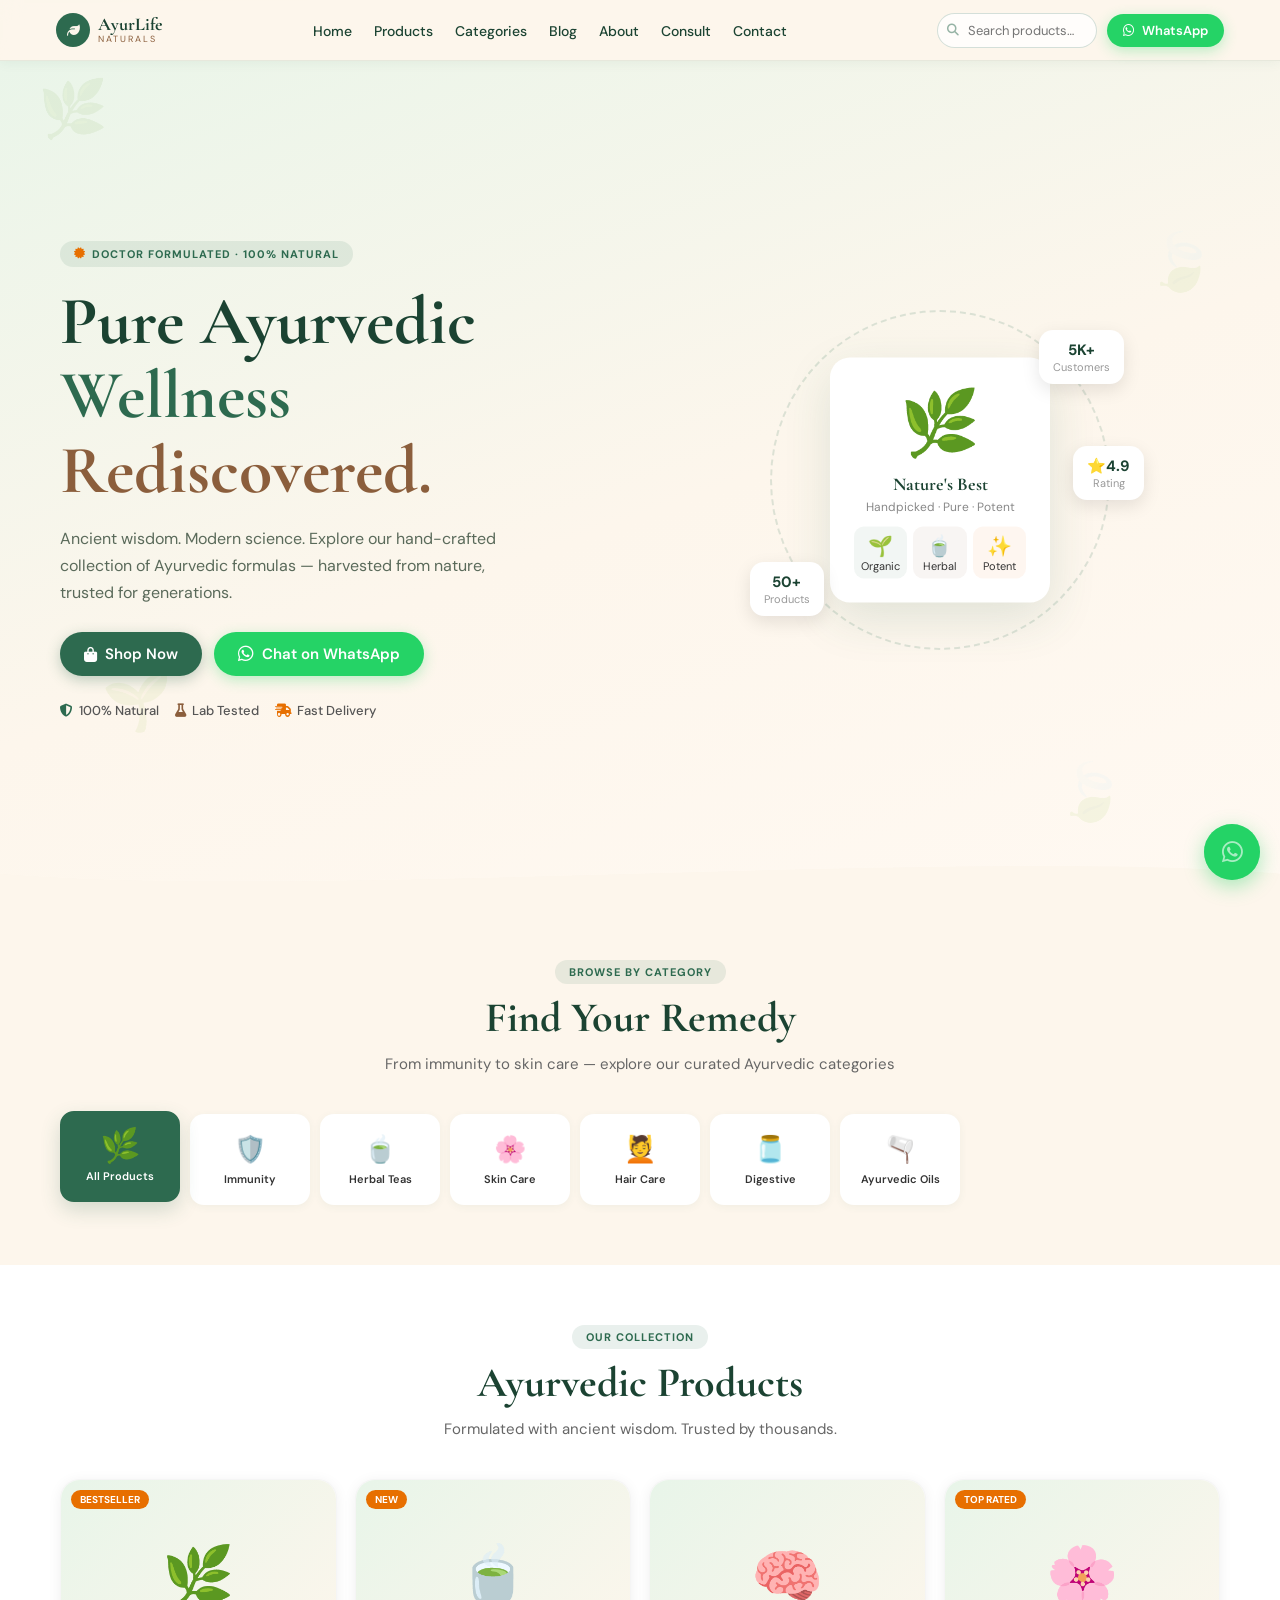
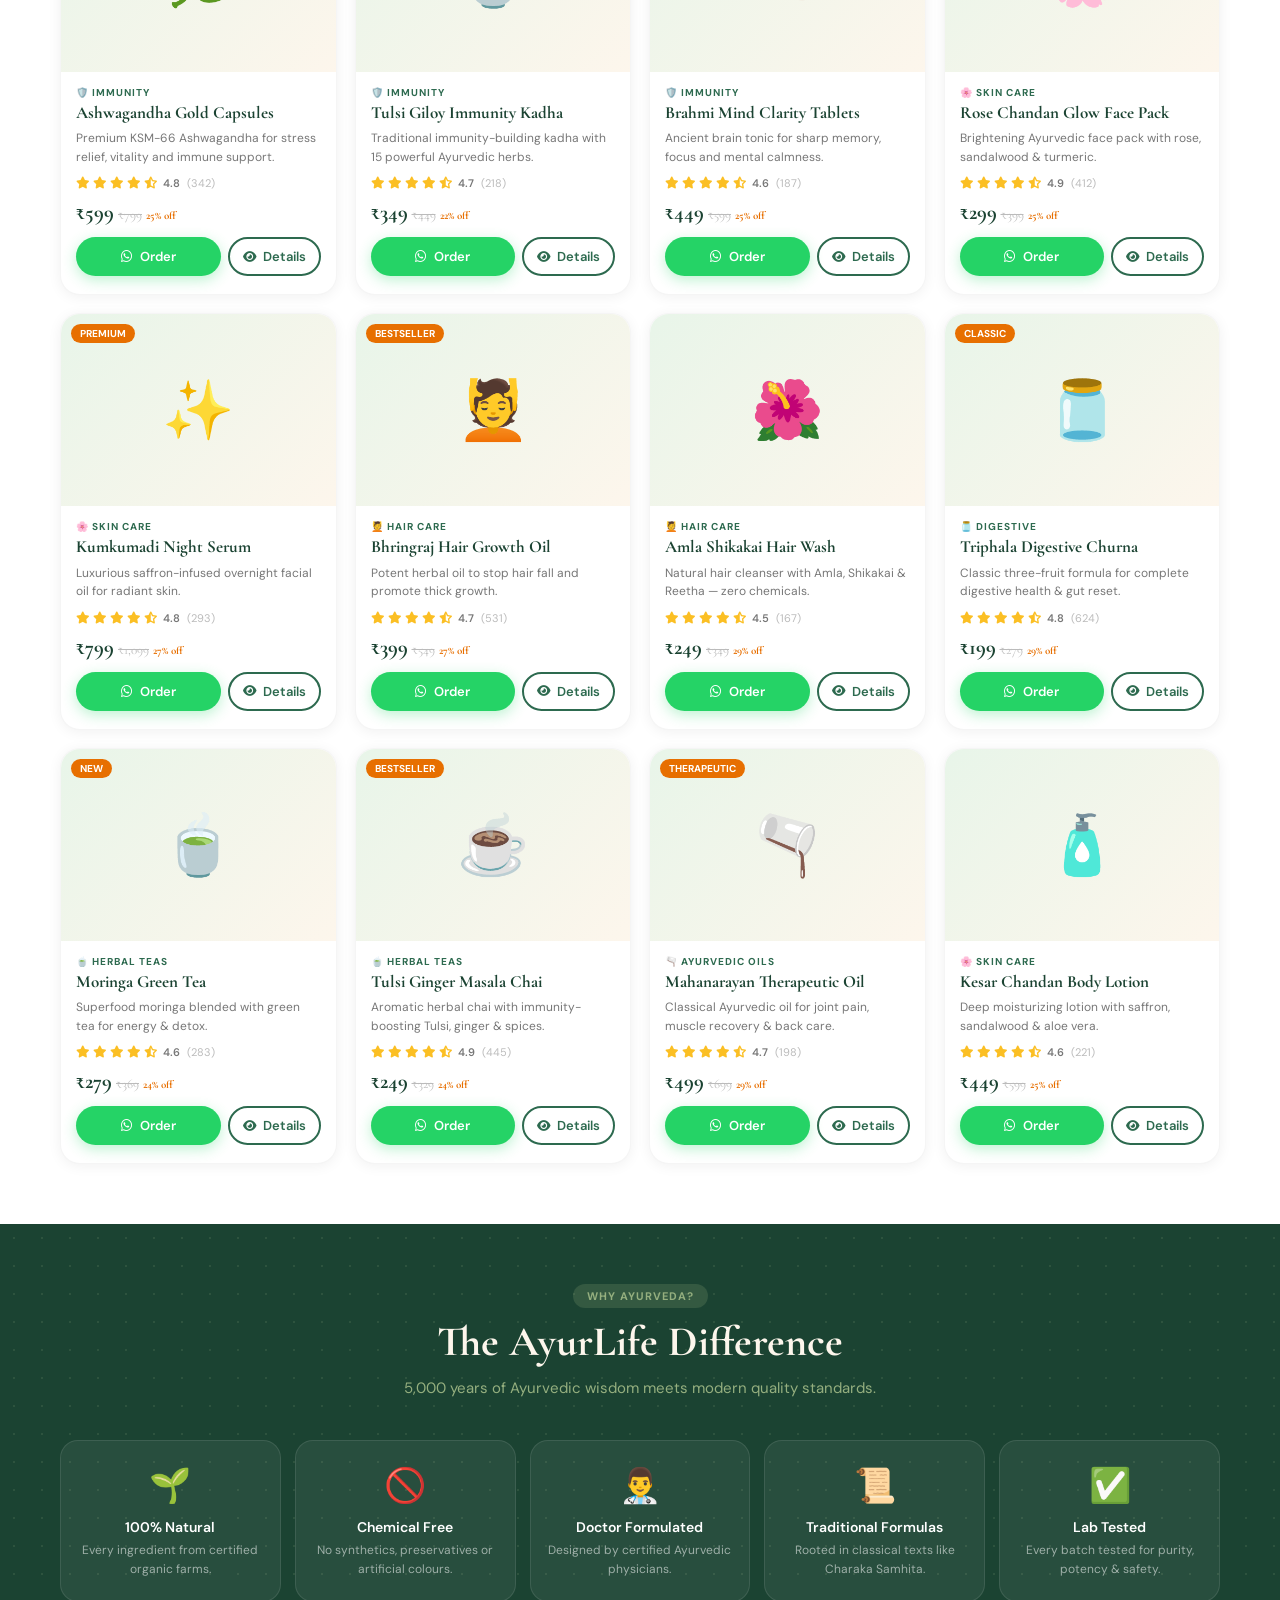
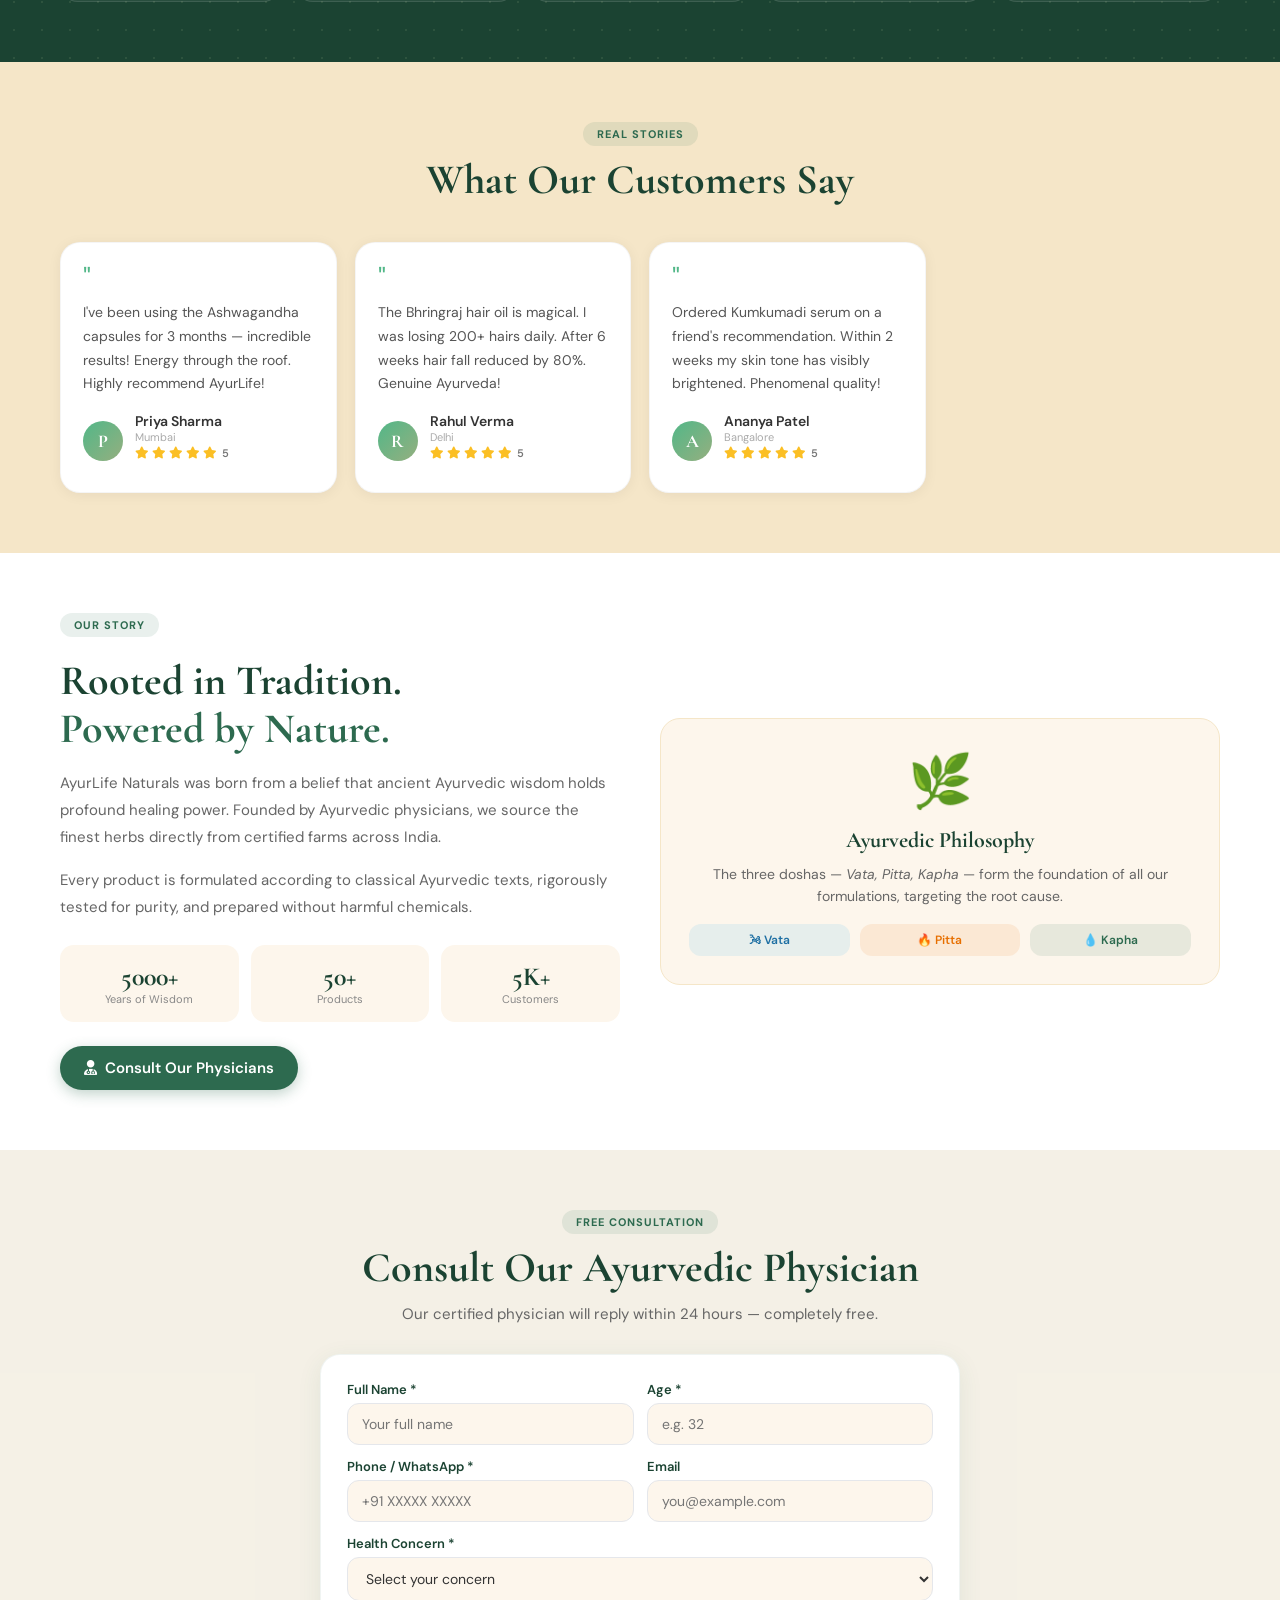
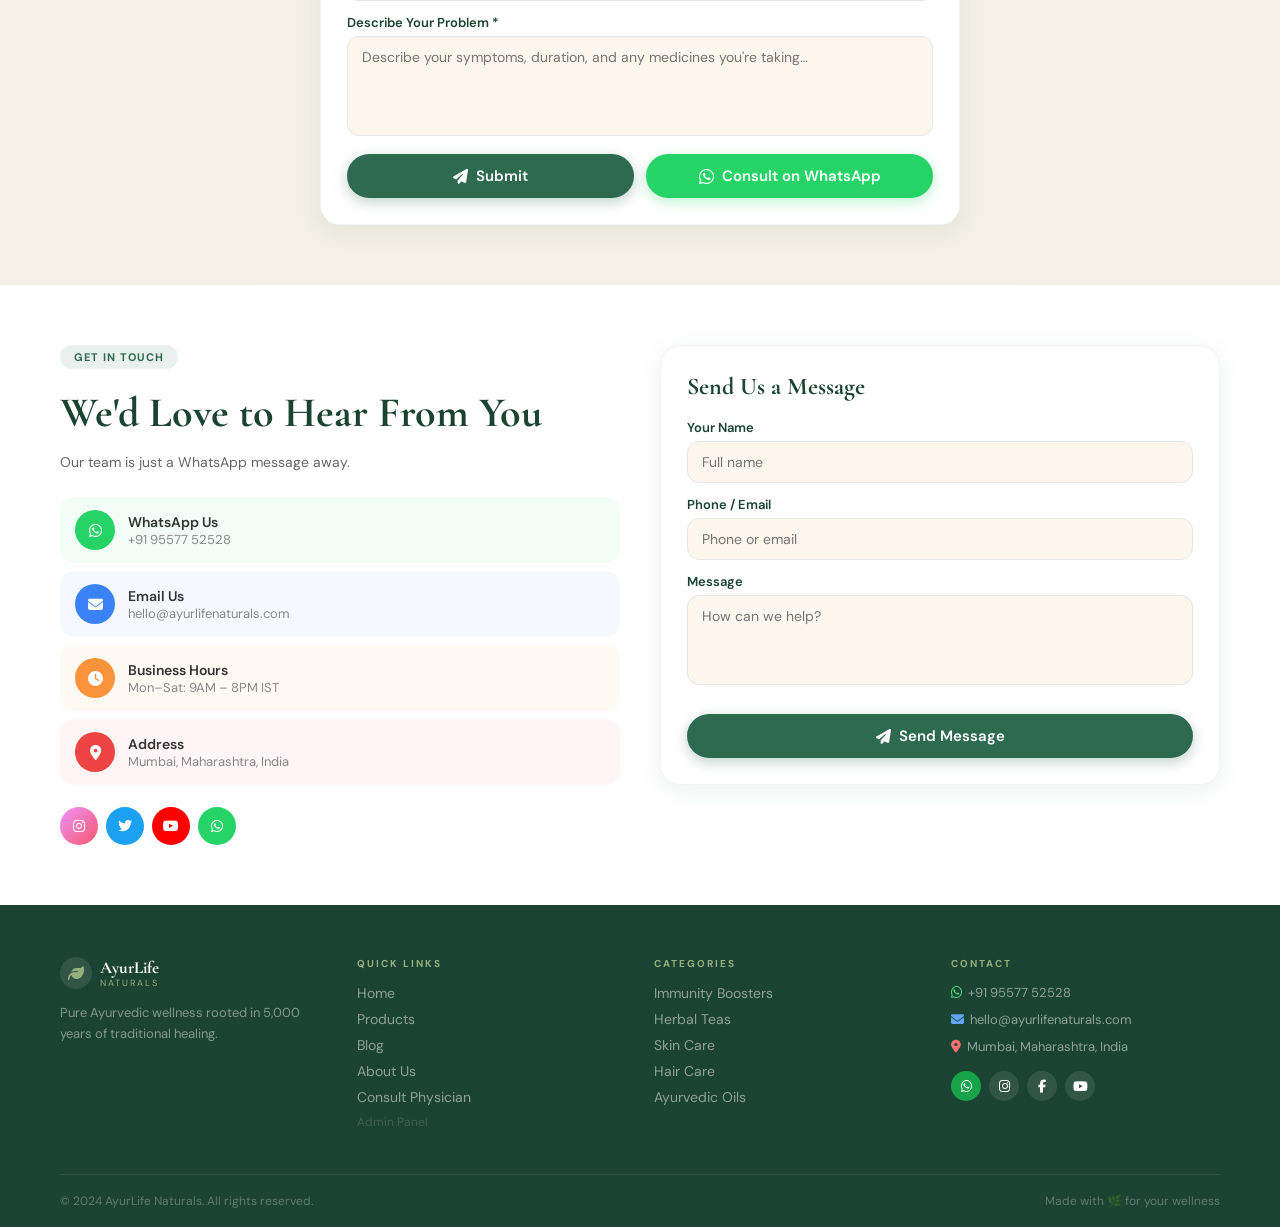
<file: index.html>
<!DOCTYPE html>
<html lang="en">
<head>
<meta charset="UTF-8"/>
<meta name="viewport" content="width=device-width, initial-scale=1.0"/>
<title>AyurLife Naturals – Pure Ayurvedic Wellness</title>
<meta name="description" content="AyurLife Naturals – 100% authentic Ayurvedic products. Order on WhatsApp."/>
<meta name="theme-color" content="#2d6a4f"/>
<link rel="manifest" href="manifest.json"/>
<link rel="preconnect" href="https://fonts.googleapis.com"/>
<link rel="preconnect" href="https://fonts.gstatic.com" crossorigin/>
<link href="https://fonts.googleapis.com/css2?family=Cormorant+Garamond:ital,wght@0,400;0,600;0,700;1,400&family=DM+Sans:wght@300;400;500;600&display=swap" rel="stylesheet"/>
<link rel="stylesheet" href="https://cdnjs.cloudflare.com/ajax/libs/font-awesome/6.5.0/css/all.min.css"/>

<!-- =====================================================
  ✏️  EDIT KARO — APNA DATA YAHAN SET KARO
  Bas yeh section change karo, baki sab automatic hoga
====================================================== -->
<script>
var CFG = {
  /* --- BRAND --- */
  siteName:    "AyurLife Naturals",
  brandShort:  "AyurLife",
  tagline:     "NATURALS",

  /* --- HERO --- */
  heroLine:    "Wellness",         // "Pure Ayurvedic [YAHAN]"
  heroSub:     "Ancient wisdom. Modern science. Explore our hand-crafted collection of Ayurvedic formulas — harvested from nature, trusted for generations.",

  /* ━━━━━━━━━━━━━━━━━━━━━━━━━━━━━━━━━━━━━━━━━━━━━━━━━━━
     📱 WHATSAPP NUMBER — APNA NUMBER YAHAN LAGAO
     Format: 91 + 10 digit number (no spaces, no +)
     Example: 919876543210
  ━━━━━━━━━━━━━━━━━━━━━━━━━━━━━━━━━━━━━━━━━━━━━━━━━━━ */
  whatsapp:    "919557752528",

  /* --- CONTACT --- */
  phoneShow:   "+91 95577 52528",
  email:       "hello@ayurlifenaturals.com",
  hours:       "Mon–Sat: 9AM – 8PM IST",
  address:     "Mumbai, Maharashtra, India",

  /* --- SOCIAL (raho # agar link nahi hai) --- */
  instagram:   "#",
  facebook:    "#",
  youtube:     "#",
  twitter:     "#",

  /* --- FOOTER --- */
  copy:    "© 2024 AyurLife Naturals. All rights reserved.",
  footTag: "Made with 🌿 for your wellness",
};

/* =====================================================
   🛒 PRODUCTS — Add / Edit / Remove products yahan
   cat values: immunity | tea | skin | hair | digestive | oils
====================================================== */
var PRODS = [
  { id:"p1",  name:"Ashwagandha Gold Capsules",   price:599,  mrp:799,  cat:"immunity",  badge:"Bestseller",
    e:"🌿", desc:"Premium KSM-66 Ashwagandha for stress relief, vitality and immune support.",
    full:"Certified organic KSM-66 Ashwagandha root extract — clinically proven to reduce cortisol, enhance energy, and strengthen immunity.",
    ingr:["KSM-66 Ashwagandha 600mg","Shilajit extract","Black pepper","Organic ghee"],
    ben:["Reduces stress & anxiety by 44%","Boosts vitality & testosterone","Strengthens immune system","Improves sleep quality","Enhances mental clarity"],
    use:"Take 1–2 capsules daily with warm milk after meals.", rating:4.8, rev:342 },

  { id:"p2",  name:"Tulsi Giloy Immunity Kadha",  price:349,  mrp:449,  cat:"immunity",  badge:"New",
    e:"🍵", desc:"Traditional immunity-building kadha with 15 powerful Ayurvedic herbs.",
    full:"Slow-simmered for maximum potency using the traditional kadha method.",
    ingr:["Tulsi (Holy Basil)","Giloy stem","Mulethi","Ginger","Black pepper","Cinnamon"],
    ben:["Strengthens natural immunity","Anti-viral & anti-bacterial","Relieves cold & cough","Detoxifies blood"],
    use:"Mix 20ml in warm water and drink twice daily.", rating:4.7, rev:218 },

  { id:"p3",  name:"Brahmi Mind Clarity Tablets",  price:449,  mrp:599,  cat:"immunity",  badge:null,
    e:"🧠", desc:"Ancient brain tonic for sharp memory, focus and mental calmness.",
    full:"Brahmi (Bacopa monnieri) — the ultimate brain herb revered for 3,000 years.",
    ingr:["Brahmi extract 400mg","Shankhpushpi","Jatamansi","Vacha"],
    ben:["Improves memory & learning","Reduces brain fog","Calms anxiety naturally","Enhances concentration"],
    use:"Take 1 tablet twice daily with lukewarm water.", rating:4.6, rev:187 },

  { id:"p4",  name:"Rose Chandan Glow Face Pack",  price:299,  mrp:399,  cat:"skin",      badge:"Top Rated",
    e:"🌸", desc:"Brightening Ayurvedic face pack with rose, sandalwood & turmeric.",
    full:"A luxurious blend of rose petals, pure sandalwood, Kashmiri saffron and turmeric.",
    ingr:["Rose petal powder","Chandan (Sandalwood)","Turmeric","Kashmiri saffron","Multani mitti","Neem"],
    ben:["Brightens skin tone","Reduces dark spots","Deep cleanses pores","Natural glow"],
    use:"Mix with rose water, apply 15 mins, wash. Use 2–3x weekly.", rating:4.9, rev:412 },

  { id:"p5",  name:"Kumkumadi Night Serum",        price:799,  mrp:1099, cat:"skin",      badge:"Premium",
    e:"✨", desc:"Luxurious saffron-infused overnight facial oil for radiant skin.",
    full:"Kumkumadi Tailam — one of Ayurveda's most prized formulations — infused with 26 herbs and precious saffron.",
    ingr:["Kashmiri saffron","Lotus extract","Sandalwood oil","Vetiver","Licorice root","Sesame oil base"],
    ben:["Fades dark spots overnight","Intense skin brightening","Anti-ageing care","Deep nourishment"],
    use:"Apply 4–5 drops on clean face at night. Massage in upward circles.", rating:4.8, rev:293 },

  { id:"p6",  name:"Bhringraj Hair Growth Oil",    price:399,  mrp:549,  cat:"hair",      badge:"Bestseller",
    e:"💆", desc:"Potent herbal oil to stop hair fall and promote thick growth.",
    full:"Bhringraj, the King of Herbs for hair, combined with Amla, Brahmi in traditional cold-press formula.",
    ingr:["Bhringraj extract","Amla (Indian Gooseberry)","Brahmi","Methi seeds","Hibiscus flowers","Coconut oil"],
    ben:["Stops hair fall drastically","Promotes new hair growth","Strengthens hair roots","Prevents premature greying"],
    use:"Apply to scalp, massage 10 mins, leave 1 hour, wash. 2–3x weekly.", rating:4.7, rev:531 },

  { id:"p7",  name:"Amla Shikakai Hair Wash",      price:249,  mrp:349,  cat:"hair",      badge:null,
    e:"🌺", desc:"Natural hair cleanser with Amla, Shikakai & Reetha — zero chemicals.",
    full:"Traditional Indian hair wash formula. Free from SLS, parabens, silicones.",
    ingr:["Amla powder","Shikakai","Reetha","Hibiscus","Neem","Bhringraj"],
    ben:["Cleanses without stripping oils","Reduces dandruff","Adds natural shine","100% chemical-free"],
    use:"Mix 2–3 tbsp with water, apply to wet hair, massage, rinse.", rating:4.5, rev:167 },

  { id:"p8",  name:"Triphala Digestive Churna",    price:199,  mrp:279,  cat:"digestive", badge:"Classic",
    e:"🫙", desc:"Classic three-fruit formula for complete digestive health & gut reset.",
    full:"Triphala combines Amalaki, Bibhitaki, and Haritaki for a gentle daily detox.",
    ingr:["Amalaki (Amla)","Bibhitaki (Bahera)","Haritaki (Harad)"],
    ben:["Gentle daily cleanse & detox","Relieves constipation naturally","Improves gut microbiome","Anti-oxidant rich"],
    use:"Mix 1 tsp in warm water at bedtime.", rating:4.8, rev:624 },

  { id:"p9",  name:"Moringa Green Tea",            price:279,  mrp:369,  cat:"tea",       badge:"New",
    e:"🍵", desc:"Superfood moringa blended with green tea for energy & detox.",
    full:"Moringa, the Miracle Tree, blended with first-flush Darjeeling green tea.",
    ingr:["Organic Moringa leaf","Darjeeling green tea","Lemongrass","Spearmint"],
    ben:["Rich in vitamins A,C,E,K","Natural energy boost","Anti-inflammatory","Supports blood sugar"],
    use:"Steep 1 tsp in 200ml water (80°C) for 2–3 mins. 2 cups daily.", rating:4.6, rev:283 },

  { id:"p10", name:"Tulsi Ginger Masala Chai",     price:249,  mrp:329,  cat:"tea",       badge:"Bestseller",
    e:"☕", desc:"Aromatic herbal chai with immunity-boosting Tulsi, ginger & spices.",
    full:"The classic Indian masala chai reimagined with Ayurvedic wisdom.",
    ingr:["Holy Basil (Tulsi)","Ginger","Cardamom","Cinnamon","Black pepper","Clove","Assam tea"],
    ben:["Boosts immunity naturally","Anti-viral & anti-bacterial","Soothes sore throat","Improves digestion"],
    use:"Boil 1 tsp in 200ml milk for 3–5 minutes. Add honey and enjoy.", rating:4.9, rev:445 },

  { id:"p11", name:"Mahanarayan Therapeutic Oil",  price:499,  mrp:699,  cat:"oils",      badge:"Therapeutic",
    e:"🫗", desc:"Classical Ayurvedic oil for joint pain, muscle recovery & back care.",
    full:"Mahanarayan Tail contains 34 herbs in sesame oil base for deep therapeutic relief.",
    ingr:["Ashwagandha","Shatavari","Dashamoola","Sesame oil base","34 classical herbs"],
    ben:["Relieves chronic joint pain","Reduces muscle inflammation","Excellent for sciatica & backache","Post-workout recovery"],
    use:"Apply warm oil, massage 10–15 mins, leave 30 mins, bathe with warm water.", rating:4.7, rev:198 },

  { id:"p12", name:"Kesar Chandan Body Lotion",    price:449,  mrp:599,  cat:"skin",      badge:null,
    e:"🧴", desc:"Deep moisturizing lotion with saffron, sandalwood & aloe vera.",
    full:"Indulge your skin with the royal combination of Kashmiri saffron and pure sandalwood.",
    ingr:["Kashmiri saffron extract","Sandalwood powder","Aloe vera","Shea butter","Vitamin E","Rose water"],
    ben:["24-hour deep moisturization","Brightens body skin tone","Gentle & non-greasy","Fights dry skin"],
    use:"Apply on clean skin after bath. Massage until absorbed. Use daily.", rating:4.6, rev:221 },
];
</script>
<!-- ===================================================
  ✅ EDITING KHATAM — NEECHE KUCH CHANGE MAT KARO
=================================================== -->

<style>
:root{--g:#2d6a4f;--gd:#1b4332;--gl:#52b788;--e:#8b5e3c;--c:#fdf6ec;--cd:#f5e6c8;--s:#e76f00;--sg:#95af7f}
*,*::before,*::after{box-sizing:border-box;margin:0;padding:0}
html{scroll-behavior:smooth}
body{font-family:'DM Sans',sans-serif;background:var(--c);color:#333;overflow-x:hidden}
a{text-decoration:none;color:inherit}
::-webkit-scrollbar{width:5px}::-webkit-scrollbar-thumb{background:var(--gl);border-radius:4px}
/* NAV */
#nav{position:fixed;top:0;left:0;right:0;z-index:1000;background:rgba(253,246,236,.96);backdrop-filter:blur(10px);border-bottom:1px solid rgba(45,106,79,.1);box-shadow:0 1px 12px rgba(45,106,79,.07)}
.ni{max-width:1200px;margin:0 auto;padding:0 16px;display:flex;align-items:center;justify-content:space-between;height:60px}
.logo{display:flex;align-items:center;gap:8px;cursor:pointer}
.li{width:34px;height:34px;border-radius:50%;background:var(--g);display:flex;align-items:center;justify-content:center;flex-shrink:0}
.li i{color:var(--c);font-size:13px}
.ln{font-family:'Cormorant Garamond',serif;font-size:18px;font-weight:700;color:var(--gd);line-height:1.1}
.ls{font-size:9px;letter-spacing:2px;text-transform:uppercase;color:var(--e);margin-top:-1px}
.dl{display:none;gap:22px;list-style:none;align-items:center}
.dl a{color:var(--gd);font-weight:500;font-size:14px;transition:color .2s;position:relative}
.dl a:hover{color:var(--g)}
.dl a::after{content:'';position:absolute;bottom:-3px;left:0;width:0;height:2px;background:var(--g);border-radius:2px;transition:width .3s}
.dl a:hover::after{width:100%}
.dr{display:none;align-items:center;gap:10px}
.sw{position:relative}
.sw i{position:absolute;left:10px;top:50%;transform:translateY(-50%);color:rgba(45,106,79,.5);font-size:12px;pointer-events:none}
.si2{padding:8px 14px 8px 30px;border:1.5px solid rgba(45,106,79,.2);border-radius:50px;font-size:13px;font-family:'DM Sans',sans-serif;background:rgba(255,255,255,.8);outline:none;width:160px;transition:all .3s;color:#333}
.si2:focus{width:200px;border-color:var(--gl)}
.hm{width:36px;height:36px;background:none;border:none;cursor:pointer;display:flex;flex-direction:column;justify-content:center;gap:5px;padding:4px;border-radius:8px;-webkit-tap-highlight-color:transparent}
.hb{display:block;height:2px;background:var(--gd);border-radius:2px;transition:all .3s}
.hb1,.hb2{width:22px}.hb3{width:14px}
.hm.op .hb1{transform:translateY(7px) rotate(45deg);width:22px}
.hm.op .hb2{opacity:0}
.hm.op .hb3{transform:translateY(-7px) rotate(-45deg);width:22px}
/* MOBILE NAV */
#mn{display:none;position:fixed;top:60px;left:0;right:0;z-index:999;background:rgba(255,255,255,.98);border-bottom:1px solid rgba(45,106,79,.1);box-shadow:0 8px 24px rgba(0,0,0,.1);padding:12px 16px 16px;max-height:calc(100vh - 60px);overflow-y:auto}
.msw{position:relative;margin-bottom:8px}
.msw i{position:absolute;left:12px;top:50%;transform:translateY(-50%);color:rgba(45,106,79,.5);font-size:13px;pointer-events:none}
.msi{width:100%;padding:10px 14px 10px 34px;border:1.5px solid rgba(45,106,79,.2);border-radius:50px;font-size:14px;font-family:'DM Sans',sans-serif;background:var(--c);outline:none;color:#333}
.msi:focus{border-color:var(--gl)}
.mi{display:block;padding:12px 14px;border-radius:10px;color:var(--gd);font-weight:500;font-size:15px;transition:background .2s;-webkit-tap-highlight-color:transparent}
.mi:hover,.mi:active{background:rgba(45,106,79,.08);color:var(--g)}
/* BUTTONS */
.bg{display:inline-flex;align-items:center;justify-content:center;gap:8px;background:var(--g);color:#fff;padding:12px 24px;border-radius:50px;font-weight:600;font-size:15px;border:none;cursor:pointer;font-family:'DM Sans',sans-serif;box-shadow:0 4px 14px rgba(45,106,79,.3);transition:all .25s;-webkit-tap-highlight-color:transparent;text-decoration:none}
.bg:hover,.bg:active{background:var(--gd);transform:translateY(-1px)}
.bw{display:inline-flex;align-items:center;justify-content:center;gap:8px;background:#25d366;color:#fff;padding:12px 24px;border-radius:50px;font-weight:600;font-size:15px;border:none;cursor:pointer;font-family:'DM Sans',sans-serif;box-shadow:0 4px 14px rgba(37,211,102,.3);transition:all .25s;-webkit-tap-highlight-color:transparent;text-decoration:none}
.bw:hover,.bw:active{background:#128c7e;transform:translateY(-1px)}
.bo{display:inline-flex;align-items:center;justify-content:center;gap:6px;background:transparent;color:var(--g);border:2px solid var(--g);padding:10px 18px;border-radius:50px;font-weight:600;font-size:13px;cursor:pointer;font-family:'DM Sans',sans-serif;transition:all .25s;-webkit-tap-highlight-color:transparent}
.bo:hover,.bo:active{background:var(--g);color:#fff}
/* HERO */
#home{padding-top:60px;background:linear-gradient(160deg,#e8f5e9 0%,var(--c) 55%,#fff9f2 100%);min-height:100vh;display:flex;align-items:center;position:relative;overflow:hidden}
.hin{max-width:1200px;margin:0 auto;padding:48px 20px 56px;width:100%;position:relative;z-index:2}
.bgl{position:absolute;opacity:.08;pointer-events:none;font-size:56px;animation:lf 10s ease-in-out infinite}
@keyframes lf{0%,100%{transform:translateY(0) rotate(0)}50%{transform:translateY(-14px) rotate(7deg)}}
@keyframes sp{to{transform:rotate(360deg)}}
@keyframes ft{0%,100%{transform:translateY(0)}50%{transform:translateY(-10px)}}
.hbdg{display:inline-flex;align-items:center;gap:6px;background:rgba(45,106,79,.1);color:var(--g);padding:6px 14px;border-radius:50px;font-size:11px;font-weight:700;letter-spacing:1px;text-transform:uppercase;margin-bottom:18px}
.hh1{font-family:'Cormorant Garamond',serif;font-size:clamp(36px,7vw,68px);font-weight:700;color:var(--gd);line-height:1.1;margin-bottom:16px}
.hh1 em{color:var(--g);font-style:normal}
.hh1 span{color:var(--e)}
.hsb{color:#5a6a5a;font-size:16px;line-height:1.7;max-width:460px;margin-bottom:26px}
.hbt{display:flex;flex-wrap:wrap;gap:12px;margin-bottom:26px}
.htr{display:flex;flex-wrap:wrap;gap:16px}
.hti{display:flex;align-items:center;gap:6px;font-size:13px;font-weight:500;color:#555}
.hw{position:absolute;bottom:0;left:0;right:0;z-index:2;line-height:0}
/* SECTIONS */
.sec{padding:60px 0}
.si{max-width:1200px;margin:0 auto;padding:0 20px}
.stg{display:inline-block;background:rgba(45,106,79,.1);color:var(--g);padding:5px 14px;border-radius:50px;font-size:11px;font-weight:700;letter-spacing:1px;text-transform:uppercase;margin-bottom:10px}
.stgd{display:inline-block;background:rgba(149,175,127,.2);color:var(--sg);padding:5px 14px;border-radius:50px;font-size:11px;font-weight:700;letter-spacing:1px;text-transform:uppercase;margin-bottom:10px}
.stt{font-family:'Cormorant Garamond',serif;font-size:clamp(26px,5vw,42px);font-weight:700;color:var(--gd);line-height:1.15;margin-bottom:10px}
.ssb{color:#666;font-size:15px;max-width:520px;line-height:1.6}
.sct{text-align:center;margin-bottom:38px}
.sct .ssb{margin:0 auto}
/* CATEGORIES */
#categories{background:var(--c)}
.cg{display:grid;grid-template-columns:repeat(auto-fill,minmax(110px,1fr));gap:10px}
.cc{background:#fff;border-radius:14px;padding:16px 10px;text-align:center;cursor:pointer;border:2px solid transparent;box-shadow:0 2px 8px rgba(45,106,79,.06);transition:all .25s;-webkit-tap-highlight-color:transparent;user-select:none}
.cc:hover,.cc:active,.cc.on{background:var(--g);color:#fff;border-color:var(--g);transform:translateY(-3px);box-shadow:0 8px 20px rgba(45,106,79,.2)}
.ci{font-size:26px;display:block;margin-bottom:6px;transition:transform .3s}
.cc:hover .ci,.cc.on .ci{transform:scale(1.2) rotate(-5deg)}
.cl{font-size:11px;font-weight:600;line-height:1.3}
/* PRODUCTS */
#products{background:#fff}
#fb{display:none;align-items:center;justify-content:center;gap:10px;margin-bottom:20px}
#fb.on{display:flex}
.ftg{background:rgba(45,106,79,.1);color:var(--g);font-size:13px;font-weight:600;padding:5px 14px;border-radius:50px;display:flex;align-items:center;gap:8px}
.fcl{background:none;border:none;cursor:pointer;color:var(--g);font-size:14px;line-height:1;padding:0;-webkit-tap-highlight-color:transparent}
.pg{display:grid;grid-template-columns:repeat(auto-fill,minmax(220px,1fr));gap:18px}
.pc{background:#fff;border-radius:20px;overflow:hidden;box-shadow:0 2px 14px rgba(0,0,0,.06);border:1px solid rgba(0,0,0,.04);display:flex;flex-direction:column;transition:all .3s}
.pc:hover{transform:translateY(-5px);box-shadow:0 14px 40px rgba(45,106,79,.13)}
.pim{position:relative;padding-top:70%;background:linear-gradient(135deg,#e8f5e9,var(--c));overflow:hidden}
.pim .em{position:absolute;inset:0;display:flex;align-items:center;justify-content:center;font-size:58px;transition:transform .4s}
.pc:hover .em{transform:scale(1.15) rotate(5deg)}
.pim img{position:absolute;inset:0;width:100%;height:100%;object-fit:cover;transition:transform .4s}
.pc:hover .pim img{transform:scale(1.08)}
.pbg{position:absolute;top:10px;left:10px;background:var(--s);color:#fff;font-size:10px;font-weight:700;padding:3px 9px;border-radius:50px;text-transform:uppercase}
.pbd{padding:14px 15px 18px;flex:1;display:flex;flex-direction:column}
.pct{font-size:10px;color:var(--g);font-weight:700;text-transform:uppercase;letter-spacing:1px;margin-bottom:3px}
.pn{font-family:'Cormorant Garamond',serif;font-size:17px;font-weight:700;color:var(--gd);line-height:1.3;margin-bottom:5px;display:-webkit-box;-webkit-line-clamp:2;-webkit-box-orient:vertical;overflow:hidden}
.pd{font-size:12px;color:#777;line-height:1.55;flex:1;margin-bottom:10px;display:-webkit-box;-webkit-line-clamp:2;-webkit-box-orient:vertical;overflow:hidden}
.psr{display:flex;align-items:center;gap:3px;margin-bottom:10px}
.psr .st{color:#fbbf24;font-size:12px}
.psr .se{color:#d1d5db;font-size:12px}
.pp{font-family:'Cormorant Garamond',serif;font-size:21px;font-weight:700;color:var(--gd);margin-bottom:12px}
.pm{font-size:13px;color:#bbb;text-decoration:line-through;font-weight:400;margin-left:4px}
.po{font-size:11px;color:var(--s);font-weight:700;margin-left:4px}
.pbt{display:flex;gap:7px}
.pbt .bw{padding:9px 13px;font-size:13px;flex:1}
.pbt .bo{padding:9px 13px;font-size:13px;white-space:nowrap}
.sk{background:linear-gradient(90deg,#f0f0f0 25%,#e5e5e5 50%,#f0f0f0 75%);background-size:200% 100%;animation:sk 1.4s infinite;border-radius:6px}
@keyframes sk{to{background-position:-200% 0}}
#pem{display:none;text-align:center;padding:60px 20px}
/* WHY */
#why{background:var(--gd);position:relative;overflow:hidden}
#why::before{content:'';position:absolute;inset:0;background-image:radial-gradient(rgba(149,175,127,.15) 1px,transparent 1px);background-size:28px 28px}
.wg{display:grid;grid-template-columns:repeat(auto-fit,minmax(140px,1fr));gap:14px;position:relative;z-index:1}
.wc{background:rgba(255,255,255,.06);border:1px solid rgba(255,255,255,.1);border-radius:18px;padding:22px 14px;text-align:center;transition:all .3s}
.wc:hover{background:rgba(255,255,255,.12);transform:translateY(-4px)}
/* TESTIMONIALS */
#testimonials{background:var(--cd)}
.tg{display:grid;grid-template-columns:repeat(auto-fill,minmax(260px,1fr));gap:18px}
.tc{background:#fff;border-radius:20px;padding:22px;box-shadow:0 2px 14px rgba(0,0,0,.06);border:1px solid rgba(0,0,0,.04);transition:all .3s}
.tc:hover{transform:translateY(-4px);box-shadow:0 10px 28px rgba(0,0,0,.1)}
.tav{width:40px;height:40px;border-radius:50%;background:linear-gradient(135deg,var(--gl),var(--sg));display:flex;align-items:center;justify-content:center;color:#fff;font-weight:700;font-family:'Cormorant Garamond',serif;font-size:18px;flex-shrink:0}
/* ABOUT */
#about{background:#fff}
.ag{display:grid;grid-template-columns:1fr;gap:40px;align-items:center}
/* CONSULT */
#consult{background:rgba(45,106,79,.04)}
.cf{background:#fff;border-radius:20px;padding:26px;box-shadow:0 6px 24px rgba(45,106,79,.09);border:1px solid rgba(45,106,79,.07)}
.fg{display:flex;flex-direction:column;gap:5px;margin-bottom:13px}
.fl{font-size:13px;font-weight:600;color:var(--gd)}
.fi{width:100%;padding:11px 14px;border:1.5px solid #e5e7eb;border-radius:12px;font-size:14px;font-family:'DM Sans',sans-serif;background:var(--c);color:#333;outline:none;transition:all .2s}
.fi:focus{border-color:var(--gl);box-shadow:0 0 0 3px rgba(82,183,136,.14);background:#fff}
.fi.er{border-color:#ef4444;box-shadow:0 0 0 3px rgba(239,68,68,.1)}
.fr{display:grid;grid-template-columns:1fr 1fr;gap:13px}
.fr .fg{margin-bottom:0}
.sm{display:none;margin-top:13px;padding:12px;background:rgba(45,106,79,.08);color:var(--g);border-radius:12px;text-align:center;font-size:14px;font-weight:600}
/* CONTACT */
#contact{background:#fff}
.cog{display:grid;grid-template-columns:1fr;gap:40px}
.cii{display:flex;align-items:center;gap:13px;padding:13px 15px;border-radius:14px;transition:all .2s;-webkit-tap-highlight-color:transparent}
.cii:hover{transform:translateX(4px)}
.cci{width:40px;height:40px;border-radius:50%;display:flex;align-items:center;justify-content:center;color:#fff;font-size:15px;flex-shrink:0}
.srow{display:flex;gap:8px;flex-wrap:wrap;margin-top:22px}
.sic{width:38px;height:38px;border-radius:50%;display:flex;align-items:center;justify-content:center;color:#fff;font-size:14px;transition:all .25s;-webkit-tap-highlight-color:transparent}
.sic:hover{transform:translateY(-3px) scale(1.1)}
/* FOOTER */
footer{background:var(--gd);color:#fff;padding:52px 0 18px}
.fg2{display:grid;grid-template-columns:repeat(auto-fit,minmax(170px,1fr));gap:28px;margin-bottom:36px}
.fl2{color:rgba(255,255,255,.5);font-size:14px;display:block;margin-bottom:8px;transition:color .2s}
.fl2:hover{color:var(--sg)}
.fbt{border-top:1px solid rgba(255,255,255,.08);padding-top:18px;display:flex;flex-wrap:wrap;gap:10px;justify-content:space-between;font-size:12px;color:rgba(255,255,255,.3)}
/* MODAL */
#mo{display:none;position:fixed;inset:0;z-index:9999;background:rgba(0,0,0,.55);backdrop-filter:blur(4px);align-items:flex-end;justify-content:center}
#mo.on{display:flex}
#mb{background:#fff;border-radius:24px 24px 0 0;width:100%;max-width:640px;max-height:92vh;overflow-y:auto;position:relative;animation:mup .3s ease}
@keyframes mup{from{opacity:0;transform:translateY(60px)}to{opacity:1;transform:translateY(0)}}
.mch{position:sticky;top:0;display:flex;justify-content:flex-end;padding:12px 14px 0;background:#fff;z-index:10}
.mcb{width:34px;height:34px;border-radius:50%;background:#f1f5f9;border:none;cursor:pointer;display:flex;align-items:center;justify-content:center;font-size:14px;transition:all .2s;-webkit-tap-highlight-color:transparent}
.mcb:hover,.mcb:active{background:#fee2e2;color:#ef4444}
#mbody{padding:0 20px 24px}
.miw{position:relative;padding-top:50%;background:linear-gradient(135deg,#e8f5e9,var(--c));border-radius:16px;overflow:hidden;margin-bottom:16px}
.miw .em{position:absolute;inset:0;display:flex;align-items:center;justify-content:center;font-size:80px}
.miw img{position:absolute;inset:0;width:100%;height:100%;object-fit:cover}
.itg{display:inline-block;background:var(--c);border:1px solid var(--cd);border-radius:50px;padding:4px 12px;font-size:12px;font-weight:500;margin:3px;color:var(--gd)}
/* FLOAT WA */
#fwa{position:fixed;bottom:20px;right:20px;z-index:5000;width:56px;height:56px;background:#25d366;border-radius:50%;display:flex;align-items:center;justify-content:center;color:#fff;font-size:24px;box-shadow:0 6px 20px rgba(37,211,102,.4);transition:all .25s;-webkit-tap-highlight-color:transparent;text-decoration:none}
#fwa:hover,#fwa:active{background:#128c7e;transform:scale(1.1)}
.fr2{position:absolute;width:100%;height:100%;border-radius:50%;background:rgba(37,211,102,.4);animation:ring 2s ease-out infinite}
@keyframes ring{0%{transform:scale(1);opacity:.7}100%{transform:scale(1.8);opacity:0}}
/* PWA */
#pb{display:none;position:fixed;bottom:82px;left:50%;transform:translateX(-50%);z-index:4000;background:var(--g);color:#fff;padding:10px 16px;border-radius:16px;box-shadow:0 8px 24px rgba(0,0,0,.2);align-items:center;gap:10px;font-size:13px;white-space:nowrap}
.pib{background:#fff;color:var(--g);font-weight:700;padding:5px 12px;border-radius:8px;border:none;cursor:pointer;font-size:12px;font-family:'DM Sans',sans-serif}
.pcb{background:none;border:none;color:rgba(255,255,255,.6);cursor:pointer;font-size:16px;line-height:1;padding:0}
/* REVEAL */
.rv{opacity:0;transform:translateY(22px);transition:opacity .55s ease,transform .55s ease}
.rv.vi{opacity:1;transform:translateY(0)}
/* RESPONSIVE */
@media(min-width:768px){
  .dl{display:flex}.dr{display:flex}.hm{display:none}
  #mn{display:none!important}
  .hin{display:grid;grid-template-columns:1fr 1fr;gap:40px;align-items:center;padding:80px 20px}
  .hvi{display:flex;justify-content:center;align-items:center}
  .ag{grid-template-columns:1fr 1fr}
  .cog{grid-template-columns:1fr 1fr}
  #mo{align-items:center;padding:20px}
  #mb{border-radius:24px;max-height:88vh}
  .fr{grid-template-columns:1fr 1fr}
}
@media(max-width:767px){.hvi{display:none}.fr{grid-template-columns:1fr}}
@media(max-width:480px){
  .pbt{flex-direction:column}
  .pbt .bo{justify-content:center}
  .wg{grid-template-columns:1fr 1fr}
}
</style>
</head>
<body>

<!-- PWA BAR -->
<div id="pb">
  <i class="fa-solid fa-leaf" style="color:var(--sg)"></i>
  <span>Install AyurLife App</span>
  <button class="pib" id="pwa-btn">Install</button>
  <button class="pcb" onclick="document.getElementById('pb').style.display='none'">✕</button>
</div>

<!-- NAVBAR -->
<nav id="nav">
  <div class="ni">
    <a href="#home" class="logo">
      <div class="li"><i class="fa-solid fa-leaf"></i></div>
      <div><div class="ln" id="LN">AyurLife</div><div class="ls" id="LS">NATURALS</div></div>
    </a>
    <ul class="dl">
      <li><a href="#home">Home</a></li>
      <li><a href="#products">Products</a></li>
      <li><a href="#categories">Categories</a></li>
      <li><a href="blog.html">Blog</a></li>
      <li><a href="#about">About</a></li>
      <li><a href="#consult">Consult</a></li>
      <li><a href="#contact">Contact</a></li>
    </ul>
    <div class="dr">
      <div class="sw"><i class="fa-solid fa-magnifying-glass"></i><input class="si2" id="ds" type="text" placeholder="Search products…"/></div>
      <a id="nwa" href="#" target="_blank" class="bw" style="padding:8px 16px;font-size:13px"><i class="fa-brands fa-whatsapp"></i> WhatsApp</a>
    </div>
    <button class="hm" id="ham" onclick="toggleNav()" aria-label="Menu">
      <span class="hb hb1" id="hb1"></span>
      <span class="hb hb2" id="hb2"></span>
      <span class="hb hb3" id="hb3"></span>
    </button>
  </div>
</nav>

<!-- MOBILE NAV -->
<div id="mn">
  <div class="msw"><i class="fa-solid fa-magnifying-glass"></i><input class="msi" id="ms" type="text" placeholder="Search products…"/></div>
  <a href="#home"       class="mi" onclick="closeNav()">Home</a>
  <a href="#products"   class="mi" onclick="closeNav()">Products</a>
  <a href="#categories" class="mi" onclick="closeNav()">Categories</a>
  <a href="blog.html"   class="mi">📝 Blog</a>
  <a href="#about"      class="mi" onclick="closeNav()">About</a>
  <a href="#consult"    class="mi" onclick="closeNav()">Free Consultation</a>
  <a href="#contact"    class="mi" onclick="closeNav()">Contact</a>
  <a href="admin.html"  class="mi" style="color:#aaa;font-size:13px">⚙️ Admin</a>
  <a id="mwa" href="#" target="_blank" class="bw" style="width:100%;justify-content:center;margin-top:10px;display:flex">
    <i class="fa-brands fa-whatsapp"></i> Chat on WhatsApp
  </a>
</div>

<!-- HERO -->
<section id="home">
  <span class="bgl" style="top:8%;left:3%;animation-duration:10s">🌿</span>
  <span class="bgl" style="top:25%;right:5%;animation-duration:13s;animation-delay:-3s">🍃</span>
  <span class="bgl" style="bottom:18%;left:8%;animation-duration:11s;animation-delay:-6s">🌱</span>
  <span class="bgl" style="bottom:8%;right:12%;animation-duration:9s;animation-delay:-8s">🍃</span>
  <div class="hin">
    <div>
      <div class="hbdg"><i class="fa-solid fa-certificate" style="color:var(--s)"></i> Doctor Formulated · 100% Natural</div>
      <h1 class="hh1">Pure Ayurvedic<br/><em id="HT">Wellness</em><br/><span>Rediscovered.</span></h1>
      <p class="hsb" id="HS">Ancient wisdom. Modern science. Explore our hand-crafted collection of Ayurvedic formulas — harvested from nature, trusted for generations.</p>
      <div class="hbt">
        <a href="#products" class="bg"><i class="fa-solid fa-bag-shopping"></i> Shop Now</a>
        <a id="hwa" href="#" target="_blank" class="bw"><i class="fa-brands fa-whatsapp" style="font-size:18px"></i> Chat on WhatsApp</a>
      </div>
      <div class="htr">
        <div class="hti"><i class="fa-solid fa-shield-halved" style="color:var(--g)"></i> 100% Natural</div>
        <div class="hti"><i class="fa-solid fa-flask" style="color:var(--e)"></i> Lab Tested</div>
        <div class="hti"><i class="fa-solid fa-truck-fast" style="color:var(--s)"></i> Fast Delivery</div>
      </div>
    </div>
    <div class="hvi">
      <div style="position:relative;width:340px;height:340px">
        <div style="position:absolute;inset:0;border-radius:50%;border:2px dashed rgba(45,106,79,.15);animation:sp 30s linear infinite"></div>
        <div style="position:absolute;top:50%;left:50%;transform:translate(-50%,-50%);background:#fff;border-radius:20px;padding:24px;width:220px;box-shadow:0 16px 48px rgba(45,106,79,.14);text-align:center">
          <div style="font-size:64px;margin-bottom:8px">🌿</div>
          <div style="font-family:'Cormorant Garamond',serif;font-size:18px;font-weight:700;color:var(--gd)">Nature's Best</div>
          <div style="font-size:12px;color:#888;margin-top:4px">Handpicked · Pure · Potent</div>
          <div style="display:grid;grid-template-columns:repeat(3,1fr);gap:6px;margin-top:12px">
            <div style="background:rgba(45,106,79,.06);border-radius:10px;padding:6px;font-size:11px"><div style="font-size:20px">🌱</div>Organic</div>
            <div style="background:rgba(139,94,60,.06);border-radius:10px;padding:6px;font-size:11px"><div style="font-size:20px">🍵</div>Herbal</div>
            <div style="background:rgba(231,111,0,.06);border-radius:10px;padding:6px;font-size:11px"><div style="font-size:20px">✨</div>Potent</div>
          </div>
        </div>
        <div style="position:absolute;top:6%;right:-4%;background:#fff;border-radius:14px;padding:10px 14px;font-size:11px;text-align:center;box-shadow:0 6px 18px rgba(0,0,0,.1);animation:ft 4s ease-in-out infinite"><strong style="display:block;font-size:15px;color:var(--gd)">5K+</strong><span style="color:#999">Customers</span></div>
        <div style="position:absolute;bottom:10%;left:-6%;background:#fff;border-radius:14px;padding:10px 14px;font-size:11px;text-align:center;box-shadow:0 6px 18px rgba(0,0,0,.1);animation:ft 4s ease-in-out infinite;animation-delay:-1.5s"><strong style="display:block;font-size:15px;color:var(--gd)">50+</strong><span style="color:#999">Products</span></div>
        <div style="position:absolute;top:40%;right:-10%;background:#fff;border-radius:14px;padding:10px 14px;font-size:11px;text-align:center;box-shadow:0 6px 18px rgba(0,0,0,.1);animation:ft 4s ease-in-out infinite;animation-delay:-3s"><strong style="display:block;font-size:15px;color:var(--gd)">⭐4.9</strong><span style="color:#999">Rating</span></div>
      </div>
    </div>
  </div>
  <div class="hw"><svg viewBox="0 0 1440 60" xmlns="http://www.w3.org/2000/svg" preserveAspectRatio="none" style="display:block;width:100%"><path d="M0,30 C360,60 1080,0 1440,30 L1440,60 L0,60 Z" fill="#fdf6ec"/></svg></div>
</section>

<!-- CATEGORIES -->
<section id="categories" class="sec"><div class="si">
  <div class="sct rv"><span class="stg">Browse by Category</span><h2 class="stt">Find Your Remedy</h2><p class="ssb">From immunity to skin care — explore our curated Ayurvedic categories</p></div>
  <div class="cg" id="cgrid"></div>
</div></section>

<!-- PRODUCTS -->
<section id="products" class="sec"><div class="si">
  <div class="sct rv"><span class="stg">Our Collection</span><h2 class="stt">Ayurvedic Products</h2><p class="ssb">Formulated with ancient wisdom. Trusted by thousands.</p></div>
  <div id="fb"><span style="font-size:13px;color:#888">Showing:</span><span class="ftg"><span id="flb"></span><button class="fcl" onclick="resetAll()" title="Clear">✕</button></span></div>
  <div class="pg" id="pgrid"></div>
  <div id="pem"><div style="font-size:60px;margin-bottom:14px">🌿</div><h3 style="font-family:'Cormorant Garamond',serif;font-size:22px;color:#aaa;margin-bottom:8px">No products found</h3><p style="color:#bbb;font-size:14px;margin-bottom:18px">Try a different category or clear your search</p><button onclick="resetAll()" class="bg" style="font-size:14px;padding:10px 22px">View All Products</button></div>
</div></section>

<!-- WHY -->
<section id="why" class="sec"><div class="si">
  <div class="sct rv" style="margin-bottom:40px"><span class="stgd">Why Ayurveda?</span><h2 class="stt" style="color:var(--c)">The AyurLife Difference</h2><p class="ssb" style="color:var(--sg);margin:0 auto">5,000 years of Ayurvedic wisdom meets modern quality standards.</p></div>
  <div class="wg" id="wgrid"></div>
</div></section>

<!-- TESTIMONIALS -->
<section id="testimonials" class="sec"><div class="si">
  <div class="sct rv"><span class="stg">Real Stories</span><h2 class="stt">What Our Customers Say</h2></div>
  <div class="tg" id="tgrid"></div>
</div></section>

<!-- ABOUT -->
<section id="about" class="sec"><div class="si"><div class="ag">
  <div class="rv">
    <span class="stg">Our Story</span>
    <h2 class="stt" style="margin-top:10px">Rooted in Tradition.<br/><em style="color:var(--g);font-style:normal">Powered by Nature.</em></h2>
    <p style="color:#666;line-height:1.8;margin:16px 0;font-size:15px">AyurLife Naturals was born from a belief that ancient Ayurvedic wisdom holds profound healing power. Founded by Ayurvedic physicians, we source the finest herbs directly from certified farms across India.</p>
    <p style="color:#666;line-height:1.8;margin-bottom:24px;font-size:15px">Every product is formulated according to classical Ayurvedic texts, rigorously tested for purity, and prepared without harmful chemicals.</p>
    <div style="display:grid;grid-template-columns:repeat(3,1fr);gap:12px;margin-bottom:24px">
      <div style="background:var(--c);border-radius:14px;padding:16px;text-align:center"><div style="font-family:'Cormorant Garamond',serif;font-size:26px;font-weight:700;color:var(--gd)">5000+</div><div style="font-size:11px;color:#888">Years of Wisdom</div></div>
      <div style="background:var(--c);border-radius:14px;padding:16px;text-align:center"><div style="font-family:'Cormorant Garamond',serif;font-size:26px;font-weight:700;color:var(--gd)">50+</div><div style="font-size:11px;color:#888">Products</div></div>
      <div style="background:var(--c);border-radius:14px;padding:16px;text-align:center"><div style="font-family:'Cormorant Garamond',serif;font-size:26px;font-weight:700;color:var(--gd)">5K+</div><div style="font-size:11px;color:#888">Customers</div></div>
    </div>
    <a href="#consult" class="bg"><i class="fa-solid fa-user-doctor"></i> Consult Our Physicians</a>
  </div>
  <div class="rv" style="background:var(--c);border-radius:20px;padding:28px;border:1px solid var(--cd)">
    <div style="font-size:52px;text-align:center;margin-bottom:12px">🌿</div>
    <h3 style="font-family:'Cormorant Garamond',serif;font-size:22px;font-weight:700;color:var(--gd);text-align:center;margin-bottom:10px">Ayurvedic Philosophy</h3>
    <p style="font-size:14px;color:#666;text-align:center;line-height:1.6;margin-bottom:16px">The three doshas — <em>Vata, Pitta, Kapha</em> — form the foundation of all our formulations, targeting the root cause.</p>
    <div style="display:grid;grid-template-columns:repeat(3,1fr);gap:10px">
      <div style="text-align:center;padding:8px;border-radius:12px;background:rgba(135,206,235,.2);color:#1e6fa3;font-size:12px;font-weight:600">🌬 Vata</div>
      <div style="text-align:center;padding:8px;border-radius:12px;background:rgba(231,111,0,.1);color:var(--s);font-size:12px;font-weight:600">🔥 Pitta</div>
      <div style="text-align:center;padding:8px;border-radius:12px;background:rgba(45,106,79,.1);color:var(--g);font-size:12px;font-weight:600">💧 Kapha</div>
    </div>
  </div>
</div></div></section>

<!-- CONSULT -->
<section id="consult" class="sec" style="background:rgba(45,106,79,.04)"><div class="si">
  <div class="sct rv" style="max-width:640px;margin:0 auto 28px"><span class="stg">Free Consultation</span><h2 class="stt">Consult Our Ayurvedic Physician</h2><p class="ssb">Our certified physician will reply within 24 hours — completely free.</p></div>
  <div class="cf" style="max-width:640px;margin:0 auto">
    <div class="fr"><div class="fg"><label class="fl">Full Name *</label><input id="cfn" class="fi" type="text" placeholder="Your full name"/></div><div class="fg"><label class="fl">Age *</label><input id="cfa" class="fi" type="number" placeholder="e.g. 32" min="1" max="120"/></div></div>
    <div class="fr" style="margin-top:13px"><div class="fg"><label class="fl">Phone / WhatsApp *</label><input id="cfp" class="fi" type="tel" placeholder="+91 XXXXX XXXXX"/></div><div class="fg"><label class="fl">Email</label><input id="cfe" class="fi" type="email" placeholder="you@example.com"/></div></div>
    <div class="fg" style="margin-top:13px"><label class="fl">Health Concern *</label><select id="cfc" class="fi"><option value="">Select your concern</option><option>Immunity & General Health</option><option>Digestive Issues</option><option>Skin Problems</option><option>Hair & Scalp Issues</option><option>Stress & Sleep Disorders</option><option>Joint & Muscle Pain</option><option>Diabetes Management</option><option>Weight Management</option><option>Other</option></select></div>
    <div class="fg" style="margin-top:13px"><label class="fl">Describe Your Problem *</label><textarea id="cfm" class="fi" style="min-height:100px;resize:none" placeholder="Describe your symptoms, duration, and any medicines you're taking…"></textarea></div>
    <div style="display:flex;flex-wrap:wrap;gap:12px;margin-top:18px">
      <button onclick="doConsult()" class="bg" style="flex:1;min-width:130px;justify-content:center"><i class="fa-solid fa-paper-plane"></i> Submit</button>
      <a id="cwa" href="#" target="_blank" class="bw" style="flex:1;min-width:130px;justify-content:center"><i class="fa-brands fa-whatsapp" style="font-size:17px"></i> Consult on WhatsApp</a>
    </div>
    <div id="cok" class="sm">✅ Thank you! Our physician will contact you within 24 hours.</div>
  </div>
</div></section>

<!-- CONTACT -->
<section id="contact" class="sec"><div class="si"><div class="cog">
  <div class="rv">
    <span class="stg">Get in Touch</span>
    <h2 class="stt" style="margin-top:10px;margin-bottom:14px">We'd Love to Hear From You</h2>
    <p style="color:#666;font-size:14px;line-height:1.7;margin-bottom:22px">Our team is just a WhatsApp message away.</p>
    <div style="display:flex;flex-direction:column;gap:8px;margin-bottom:22px">
      <a id="cwal" href="#" target="_blank" class="cii" style="background:rgba(37,211,102,.06)"><div class="cci" style="background:#25d366"><i class="fa-brands fa-whatsapp"></i></div><div><div style="font-weight:600;font-size:14px;color:#333">WhatsApp Us</div><div id="cwn" style="font-size:13px;color:#888">+91 99999 99999</div></div></a>
      <a id="ceml" href="#" class="cii" style="background:rgba(59,130,246,.05)"><div class="cci" style="background:#3b82f6"><i class="fa-solid fa-envelope"></i></div><div><div style="font-weight:600;font-size:14px;color:#333">Email Us</div><div id="cetx" style="font-size:13px;color:#888">hello@ayurlifenaturals.com</div></div></a>
      <div class="cii" style="background:rgba(251,146,60,.06)"><div class="cci" style="background:#fb923c"><i class="fa-solid fa-clock"></i></div><div><div style="font-weight:600;font-size:14px;color:#333">Business Hours</div><div id="chrs" style="font-size:13px;color:#888">Mon–Sat: 9AM – 8PM IST</div></div></div>
      <div class="cii" style="background:rgba(239,68,68,.05)"><div class="cci" style="background:#ef4444"><i class="fa-solid fa-location-dot"></i></div><div><div style="font-weight:600;font-size:14px;color:#333">Address</div><div id="cadr" style="font-size:13px;color:#888">Mumbai, India</div></div></div>
    </div>
    <div class="srow">
      <a id="ig" href="#" target="_blank" class="sic" style="background:linear-gradient(135deg,#f093fb,#f5576c)"><i class="fa-brands fa-instagram"></i></a>
      <a id="fb" href="#" target="_blank" class="sic" style="background:#1877f2"><i class="fa-brands fa-facebook-f"></i></a>
      <a id="tw" href="#" target="_blank" class="sic" style="background:#1da1f2"><i class="fa-brands fa-twitter"></i></a>
      <a id="yt" href="#" target="_blank" class="sic" style="background:#ff0000"><i class="fa-brands fa-youtube"></i></a>
      <a id="waw" href="#" target="_blank" class="sic" style="background:#25d366"><i class="fa-brands fa-whatsapp"></i></a>
    </div>
  </div>
  <div class="rv"><div class="cf">
    <h3 style="font-family:'Cormorant Garamond',serif;font-size:24px;font-weight:700;color:var(--gd);margin-bottom:18px">Send Us a Message</h3>
    <div class="fg"><label class="fl">Your Name</label><input id="cnn" class="fi" type="text" placeholder="Full name"/></div>
    <div class="fg" style="margin-top:13px"><label class="fl">Phone / Email</label><input id="cnc" class="fi" type="text" placeholder="Phone or email"/></div>
    <div class="fg" style="margin-top:13px"><label class="fl">Message</label><textarea id="cnm" class="fi" style="min-height:90px;resize:none" placeholder="How can we help?"></textarea></div>
    <button onclick="doContact()" class="bg" style="width:100%;justify-content:center;margin-top:16px"><i class="fa-solid fa-paper-plane"></i> Send Message</button>
    <div id="cntok" class="sm">✅ Message sent! We'll reply soon.</div>
  </div></div>
</div></div></section>

<!-- FOOTER -->
<footer><div class="si">
  <div class="fg2">
    <div>
      <div style="display:flex;align-items:center;gap:8px;margin-bottom:14px">
        <div style="width:32px;height:32px;border-radius:50%;background:rgba(255,255,255,.1);display:flex;align-items:center;justify-content:center;flex-shrink:0"><i class="fa-solid fa-leaf" style="color:var(--sg)"></i></div>
        <div><div id="ftb" style="font-family:'Cormorant Garamond',serif;font-size:17px;font-weight:700">AyurLife</div><div style="font-size:9px;letter-spacing:2px;text-transform:uppercase;color:var(--sg);margin-top:-1px">Naturals</div></div>
      </div>
      <p style="color:rgba(255,255,255,.45);font-size:13px;line-height:1.6">Pure Ayurvedic wellness rooted in 5,000 years of traditional healing.</p>
    </div>
    <div>
      <div style="font-size:10px;font-weight:700;color:var(--sg);text-transform:uppercase;letter-spacing:2px;margin-bottom:14px">Quick Links</div>
      <a href="#home"       class="fl2">Home</a><a href="#products" class="fl2">Products</a>
      <a href="blog.html"   class="fl2">Blog</a><a href="#about"    class="fl2">About Us</a>
      <a href="#consult"    class="fl2">Consult Physician</a>
      <a href="admin.html"  class="fl2" style="opacity:.3;font-size:12px">Admin Panel</a>
    </div>
    <div>
      <div style="font-size:10px;font-weight:700;color:var(--sg);text-transform:uppercase;letter-spacing:2px;margin-bottom:14px">Categories</div>
      <a href="#categories" class="fl2">Immunity Boosters</a><a href="#categories" class="fl2">Herbal Teas</a>
      <a href="#categories" class="fl2">Skin Care</a><a href="#categories" class="fl2">Hair Care</a>
      <a href="#categories" class="fl2">Ayurvedic Oils</a>
    </div>
    <div>
      <div style="font-size:10px;font-weight:700;color:var(--sg);text-transform:uppercase;letter-spacing:2px;margin-bottom:14px">Contact</div>
      <div style="display:flex;flex-direction:column;gap:10px;font-size:13px;color:rgba(255,255,255,.5)">
        <div><i class="fa-brands fa-whatsapp" style="color:#4ade80;margin-right:6px"></i><span id="ftph">+91 99999 99999</span></div>
        <div><i class="fa-solid fa-envelope" style="color:#60a5fa;margin-right:6px"></i><span id="ftem">hello@ayurlifenaturals.com</span></div>
        <div><i class="fa-solid fa-location-dot" style="color:#f87171;margin-right:6px"></i><span id="ftad">Mumbai, India</span></div>
      </div>
      <div style="display:flex;gap:8px;margin-top:16px">
        <a id="ftwa" href="#" target="_blank" style="width:30px;height:30px;border-radius:50%;background:#16a34a;display:flex;align-items:center;justify-content:center;color:#fff;font-size:13px"><i class="fa-brands fa-whatsapp"></i></a>
        <a id="ftig" href="#" target="_blank" style="width:30px;height:30px;border-radius:50%;background:rgba(255,255,255,.1);display:flex;align-items:center;justify-content:center;color:#fff;font-size:13px"><i class="fa-brands fa-instagram"></i></a>
        <a id="ftfb" href="#" target="_blank" style="width:30px;height:30px;border-radius:50%;background:rgba(255,255,255,.1);display:flex;align-items:center;justify-content:center;color:#fff;font-size:13px"><i class="fa-brands fa-facebook-f"></i></a>
        <a id="ftyt" href="#" target="_blank" style="width:30px;height:30px;border-radius:50%;background:rgba(255,255,255,.1);display:flex;align-items:center;justify-content:center;color:#fff;font-size:13px"><i class="fa-brands fa-youtube"></i></a>
      </div>
    </div>
  </div>
  <div class="fbt"><span id="ftcp">© 2024 AyurLife Naturals. All rights reserved.</span><span id="fttg">Made with 🌿 for your wellness</span></div>
</div></footer>

<!-- MODAL -->
<div id="mo" onclick="handleOv(event)">
  <div id="mb"><div class="mch"><button class="mcb" onclick="closeModal()"><i class="fa-solid fa-xmark"></i></button></div><div id="mbody"></div></div>
</div>

<!-- FLOATING WA -->
<a id="fwa" href="#" target="_blank" title="Chat on WhatsApp"><div class="fr2"></div><i class="fa-brands fa-whatsapp"></i></a>

<script>
(function(){
'use strict';
/* ── pull from inline CFG & PRODS defined above ── */
var W  = CFG.whatsapp;
var CATS=[
  {k:'all',l:'All Products',e:'🌿'},{k:'immunity',l:'Immunity',e:'🛡️'},
  {k:'tea',l:'Herbal Teas',e:'🍵'},{k:'skin',l:'Skin Care',e:'🌸'},
  {k:'hair',l:'Hair Care',e:'💆'},{k:'digestive',l:'Digestive',e:'🫙'},
  {k:'oils',l:'Ayurvedic Oils',e:'🫗'},
];
var WHY=[
  {i:'🌱',t:'100% Natural',d:'Every ingredient from certified organic farms.'},
  {i:'🚫',t:'Chemical Free',d:'No synthetics, preservatives or artificial colours.'},
  {i:'👨‍⚕️',t:'Doctor Formulated',d:'Designed by certified Ayurvedic physicians.'},
  {i:'📜',t:'Traditional Formulas',d:'Rooted in classical texts like Charaka Samhita.'},
  {i:'✅',t:'Lab Tested',d:'Every batch tested for purity, potency & safety.'},
];
var TESTI=[
  {n:'Priya Sharma',l:'Mumbai',i:'P',r:5,t:'I\'ve been using the Ashwagandha capsules for 3 months — incredible results! Energy through the roof. Highly recommend AyurLife!'},
  {n:'Rahul Verma',l:'Delhi',i:'R',r:5,t:'The Bhringraj hair oil is magical. I was losing 200+ hairs daily. After 6 weeks hair fall reduced by 80%. Genuine Ayurveda!'},
  {n:'Ananya Patel',l:'Bangalore',i:'A',r:5,t:'Ordered Kumkumadi serum on a friend\'s recommendation. Within 2 weeks my skin tone has visibly brightened. Phenomenal quality!'},
];

var allP=PRODS, aCat='all', aSrch='', navOpen=false, dPWA=null;

function $(i){return document.getElementById(i)}
function set(i,v){var e=$(i);if(e)e.textContent=v}
function href(i,v){var e=$(i);if(e)e.href=v}
function inr(n){return Number(n).toLocaleString('en-IN')}
function wl(t){return'https://wa.me/'+W+'?text='+encodeURIComponent(t)}
function strs(r){
  var f=Math.floor(r),h=(r%1>=.5)?1:0,e=5-f-h,s='';
  for(var i=0;i<f;i++)s+='<i class="fa-solid fa-star st"></i>';
  if(h)s+='<i class="fa-solid fa-star-half-stroke st"></i>';
  for(var i=0;i<e;i++)s+='<i class="fa-regular fa-star se"></i>';
  s+='<span style="font-size:11px;font-weight:600;color:#777;margin-left:2px">'+r+'</span>';
  return s;
}
function catL(k){for(var i=0;i<CATS.length;i++)if(CATS[i].k===k)return CATS[i].e+' '+CATS[i].l;return k}

/* ── Apply CFG to DOM ── */
function applyAll(){
  /* brand */
  set('LN',CFG.brandShort||'AyurLife');
  set('LS',CFG.tagline||'NATURALS');
  set('ftb',CFG.brandShort||'AyurLife');
  document.title=(CFG.siteName||'AyurLife Naturals')+' – Pure Ayurvedic Wellness';
  /* hero */
  set('HT',CFG.heroLine||'Wellness');
  set('HS',CFG.heroSub||'');
  /* wa links */
  var base=wl('Hello, I want to know more about your Ayurvedic products.');
  ['nwa','mwa','hwa','fwa','waw','ftwa'].forEach(function(id){href(id,base);});
  href('cwa',wl('Hello, I need an Ayurvedic consultation.'));
  href('cwal','https://wa.me/'+W);
  /* contact */
  set('cwn',CFG.phoneShow||'+91 99999 99999');
  set('ftph',CFG.phoneShow||'+91 99999 99999');
  set('cetx',CFG.email||'hello@ayurlifenaturals.com');
  set('ftem',CFG.email||'hello@ayurlifenaturals.com');
  href('ceml','mailto:'+(CFG.email||'hello@ayurlifenaturals.com'));
  set('chrs',CFG.hours||'Mon–Sat: 9AM – 8PM IST');
  set('cadr',CFG.address||'India');
  set('ftad',CFG.address||'India');
  /* social */
  if(CFG.instagram&&CFG.instagram!=='#'){href('ig',CFG.instagram);href('ftig',CFG.instagram);}
  if(CFG.facebook &&CFG.facebook !=='#'){href('fb',CFG.facebook); href('ftfb',CFG.facebook);}
  if(CFG.youtube  &&CFG.youtube  !=='#'){href('yt',CFG.youtube);  href('ftyt',CFG.youtube);}
  if(CFG.twitter  &&CFG.twitter  !=='#') href('tw',CFG.twitter);
  /* footer */
  set('ftcp',CFG.copy   ||'© 2024 AyurLife Naturals. All rights reserved.');
  set('fttg',CFG.footTag||'Made with 🌿 for your wellness');
}

/* ── NAVBAR ── */
document.addEventListener('click',function(e){
  var a=e.target.closest('a[href^="#"]');
  if(!a)return;
  var h=a.getAttribute('href');
  if(h==='#')return;
  var t=document.querySelector(h);
  if(t){e.preventDefault();window.scrollTo({top:t.getBoundingClientRect().top+window.scrollY-64,behavior:'smooth'});if(navOpen)closeNav();}
});
window.toggleNav=function(){navOpen?closeNav():openNav()};
function openNav(){navOpen=true;$('mn').style.display='block';$('ham').classList.add('op')}
window.closeNav=function(){navOpen=false;$('mn').style.display='none';$('ham').classList.remove('op')}

/* ── SEARCH ── */
var stmr;
function bindS(id){
  var e=$(id);if(!e)return;
  e.addEventListener('input',function(){
    clearTimeout(stmr);
    stmr=setTimeout(function(){
      aSrch=e.value.trim().toLowerCase();
      ['ds','ms'].forEach(function(s){var el=$(s);if(el&&el!==e)el.value=e.value;});
      filterR();
    },280);
  });
}

/* ── CATEGORIES ── */
function renderCats(){
  var g=$('cgrid');if(!g)return;
  g.innerHTML=CATS.map(function(c){
    return '<div class="cc'+(c.k==='all'?' on':'')+'" data-k="'+c.k+'" onclick="pickCat(\''+c.k+'\')">'
      +'<span class="ci">'+c.e+'</span><div class="cl">'+c.l+'</div></div>';
  }).join('');
}
window.pickCat=function(k){
  aCat=k;
  document.querySelectorAll('.cc').forEach(function(el){el.classList.toggle('on',el.dataset.k===k);});
  var bar=$('fb'),lbl=$('flb');
  if(k!=='all'){var c=CATS.filter(function(x){return x.k===k;})[0];if(lbl)lbl.textContent=c?c.e+' '+c.l:k;if(bar)bar.classList.add('on');}
  else{if(bar)bar.classList.remove('on');}
  filterR();
  var s=$('products');if(s)window.scrollTo({top:s.getBoundingClientRect().top+window.scrollY-66,behavior:'smooth'});
};
window.resetAll=function(){
  aCat='all';aSrch='';
  document.querySelectorAll('.cc').forEach(function(el){el.classList.toggle('on',el.dataset.k==='all');});
  var b=$('fb');if(b)b.classList.remove('on');
  ['ds','ms'].forEach(function(id){var e=$(id);if(e)e.value='';});
  renderP(allP);
};

/* ── PRODUCTS ── */
function showSkel(){
  var g=$('pgrid');if(!g)return;
  var h='';
  for(var i=0;i<8;i++)
    h+='<div style="background:#fff;border-radius:20px;overflow:hidden;box-shadow:0 2px 14px rgba(0,0,0,.06)">'
      +'<div class="sk" style="padding-top:70%"></div>'
      +'<div style="padding:14px">'
      +'<div class="sk" style="height:10px;width:35%;margin-bottom:8px"></div>'
      +'<div class="sk" style="height:14px;width:70%;margin-bottom:6px"></div>'
      +'<div class="sk" style="height:10px;width:90%;margin-bottom:4px"></div>'
      +'<div class="sk" style="height:20px;width:40%;border-radius:50px;margin-bottom:8px"></div>'
      +'<div style="display:flex;gap:8px">'
      +'<div class="sk" style="height:34px;flex:1;border-radius:50px"></div>'
      +'<div class="sk" style="height:34px;width:70px;border-radius:50px"></div>'
      +'</div></div></div>';
  g.innerHTML=h;
}
function filterR(){
  renderP(allP.filter(function(p){
    return(aCat==='all'||p.cat===aCat)&&
      (!aSrch||p.name.toLowerCase().indexOf(aSrch)>-1||(p.desc||'').toLowerCase().indexOf(aSrch)>-1);
  }));
}
function renderP(list){
  var g=$('pgrid'),em=$('pem');if(!g)return;
  if(!list||!list.length){g.innerHTML='';if(em)em.style.display='block';return;}
  if(em)em.style.display='none';
  g.innerHTML=list.map(function(p){
    var d=p.mrp?Math.round((1-p.price/p.mrp)*100):0;
    var wt='Hello! I want to order *'+p.name+'* (₹'+p.price+'). Please confirm availability.';
    return '<div class="pc rv">'
      +'<div class="pim">'
      +(p.image?'<img src="'+p.image+'" alt="'+p.name+'" loading="lazy"/>':'<div class="em">'+(p.e||'🌿')+'</div>')
      +(p.badge?'<div class="pbg">'+p.badge+'</div>':'')
      +'</div><div class="pbd">'
      +'<div class="pct">'+catL(p.cat)+'</div>'
      +'<div class="pn">'+p.name+'</div>'
      +'<div class="pd">'+p.desc+'</div>'
      +'<div class="psr">'+strs(p.rating)+'<span style="font-size:11px;color:#bbb;margin-left:4px">('+( p.rev||0)+')</span></div>'
      +'<div class="pp">₹'+inr(p.price)+(p.mrp?'<span class="pm">₹'+inr(p.mrp)+'</span>':'')+(d>0?'<span class="po">'+d+'% off</span>':'')+'</div>'
      +'<div class="pbt">'
      +'<a href="'+wl(wt)+'" target="_blank" class="bw"><i class="fa-brands fa-whatsapp"></i> Order</a>'
      +'<button class="bo" onclick="openModal(\''+p.id+'\')"><i class="fa-solid fa-eye" style="font-size:12px"></i> Details</button>'
      +'</div></div></div>';
  }).join('');
  setTimeout(function(){g.querySelectorAll('.pc').forEach(function(c,i){setTimeout(function(){c.classList.add('vi');},i*55);});},50);
}

/* ── MODAL ── */
window.openModal=function(pid){
  var p=null;for(var i=0;i<allP.length;i++){if(allP[i].id===pid){p=allP[i];break;}}
  if(!p)return;
  var d=p.mrp?Math.round((1-p.price/p.mrp)*100):0;
  var wt='Hello! I want to order *'+p.name+'* (₹'+p.price+'). Please confirm availability and delivery.';
  var h='<div class="miw">'
    +(p.image?'<img src="'+p.image+'" alt="'+p.name+'"/>':'<div class="em">'+(p.e||'🌿')+'</div>')
    +(p.badge?'<div style="position:absolute;top:10px;left:10px;background:var(--s);color:#fff;font-size:10px;font-weight:700;padding:3px 10px;border-radius:50px;text-transform:uppercase">'+p.badge+'</div>':'')
    +'</div>'
    +'<div style="font-size:11px;font-weight:700;color:var(--g);text-transform:uppercase;letter-spacing:1px;margin-bottom:4px">'+catL(p.cat)+'</div>'
    +'<h2 style="font-family:\'Cormorant Garamond\',serif;font-size:26px;font-weight:700;color:var(--gd);margin-bottom:8px;line-height:1.2">'+p.name+'</h2>'
    +'<div class="psr" style="margin-bottom:12px">'+strs(p.rating)+'<span style="font-size:12px;color:#bbb;margin-left:6px">'+(p.rev||0)+' reviews</span></div>'
    +'<div style="display:flex;align-items:baseline;gap:10px;margin-bottom:16px">'
    +'<span style="font-family:\'Cormorant Garamond\',serif;font-size:30px;font-weight:700;color:var(--gd)">₹'+inr(p.price)+'</span>'
    +(p.mrp?'<span style="font-size:16px;color:#bbb;text-decoration:line-through">₹'+inr(p.mrp)+'</span>':'')
    +(d>0?'<span style="font-size:12px;font-weight:700;color:var(--s);background:rgba(231,111,0,.08);padding:3px 10px;border-radius:50px">'+d+'% OFF</span>':'')
    +'</div>'
    +'<p style="font-size:14px;color:#555;line-height:1.7;margin-bottom:16px">'+(p.full||p.desc)+'</p>';
  if(p.ingr&&p.ingr.length){
    h+='<div style="margin-bottom:16px"><div style="font-weight:700;color:var(--gd);font-size:14px;margin-bottom:8px">🌿 Key Ingredients</div><div>';
    p.ingr.forEach(function(g){h+='<span class="itg">'+g+'</span>';});
    h+='</div></div>';
  }
  if(p.ben&&p.ben.length){
    h+='<div style="margin-bottom:16px"><div style="font-weight:700;color:var(--gd);font-size:14px;margin-bottom:8px">✅ Benefits</div><ul style="list-style:none;padding:0;display:flex;flex-direction:column;gap:6px">';
    p.ben.forEach(function(b){h+='<li style="display:flex;align-items:flex-start;gap:6px;font-size:14px;color:#555"><i class="fa-solid fa-check-circle" style="color:var(--g);margin-top:2px;font-size:12px;flex-shrink:0"></i>'+b+'</li>';});
    h+='</ul></div>';
  }
  if(p.use)h+='<div style="background:var(--c);border-radius:12px;padding:12px 16px;margin-bottom:20px"><div style="font-weight:700;color:var(--gd);font-size:14px;margin-bottom:4px">📋 How to Use</div><p style="font-size:13px;color:#666;line-height:1.6">'+p.use+'</p></div>';
  h+='<a href="'+wl(wt)+'" target="_blank" class="bw" style="width:100%;justify-content:center;font-size:16px;padding:14px;display:flex"><i class="fa-brands fa-whatsapp" style="font-size:20px"></i> Order on WhatsApp — ₹'+inr(p.price)+'</a>';
  $('mbody').innerHTML=h;
  $('mo').classList.add('on');
  document.body.style.overflow='hidden';
};
window.handleOv=function(e){if(e.target===$('mo'))closeModal()};
window.closeModal=function(){$('mo').classList.remove('on');document.body.style.overflow=''};
document.addEventListener('keydown',function(e){if(e.key==='Escape')closeModal();});

/* ── WHY & TESTI ── */
function renderWhy(){
  var g=$('wgrid');if(!g)return;
  g.innerHTML=WHY.map(function(w){
    return '<div class="wc rv"><span style="font-size:34px;display:block;margin-bottom:10px">'+w.i+'</span>'
      +'<div style="font-weight:600;font-size:14px;color:#fff;margin-bottom:5px">'+w.t+'</div>'
      +'<div style="font-size:12px;color:rgba(255,255,255,.55);line-height:1.55">'+w.d+'</div></div>';
  }).join('');
}
function renderTesti(){
  var g=$('tgrid');if(!g)return;
  g.innerHTML=TESTI.map(function(t){
    return '<div class="tc rv"><div style="font-size:28px;color:var(--gl);line-height:1;margin-bottom:8px">"</div>'
      +'<p style="font-size:14px;color:#555;line-height:1.7;margin-bottom:16px">'+t.t+'</p>'
      +'<div style="display:flex;align-items:center;gap:12px"><div class="tav">'+t.i+'</div>'
      +'<div><div style="font-weight:600;font-size:14px;color:#333">'+t.n+'</div>'
      +'<div style="font-size:11px;color:#aaa">'+t.l+'</div>'
      +'<div class="psr" style="margin-top:2px">'+strs(t.r)+'</div></div></div></div>';
  }).join('');
}

/* ── FORMS ── */
window.doConsult=function(){
  var n=$('cfn').value.trim(),a=$('cfa').value.trim(),p=$('cfp').value.trim(),co=$('cfc').value,m=$('cfm').value.trim();
  var ok=true;
  [['cfn',n],['cfa',a],['cfp',p],['cfc',co],['cfm',m]].forEach(function(x){
    var e=$(x[0]);if(!x[1]){e.classList.add('er');ok=false;}else e.classList.remove('er');
  });
  if(!ok)return;
  window.open(wl('🩺 *Ayurvedic Consultation*\n\n*Name:* '+n+'\n*Age:* '+a+'\n*Phone:* '+p+'\n*Concern:* '+co+'\n\n*Details:* '+m),'_blank');
  $('cok').style.display='block';
  ['cfn','cfa','cfp','cfc','cfm'].forEach(function(id){var e=$(id);if(e)e.value='';});
  setTimeout(function(){$('cok').style.display='none';},5000);
};
window.doContact=function(){
  var n=$('cnn').value.trim(),c=$('cnc').value.trim(),m=$('cnm').value.trim();
  if(!n||!c||!m)return;
  window.open(wl('📩 *New Message*\n\n*From:* '+n+'\n*Contact:* '+c+'\n\n*Message:* '+m),'_blank');
  $('cntok').style.display='block';
  ['cnn','cnc','cnm'].forEach(function(id){var e=$(id);if(e)e.value='';});
  setTimeout(function(){$('cntok').style.display='none';},4000);
};
document.addEventListener('input',function(e){if(e.target.classList.contains('fi'))e.target.classList.remove('er');});

/* ── SCROLL REVEAL ── */
function initRev(){
  var obs=new IntersectionObserver(function(entries){
    entries.forEach(function(e){if(e.isIntersecting){e.target.classList.add('vi');obs.unobserve(e.target);}});
  },{threshold:0.08,rootMargin:'0px 0px -20px 0px'});
  function ob(){document.querySelectorAll('.rv').forEach(function(el){if(!el.classList.contains('vi'))obs.observe(el);});}
  ob();
  var g=$('pgrid');if(g)new MutationObserver(ob).observe(g,{childList:true});
}

/* ── PWA ── */
window.addEventListener('beforeinstallprompt',function(e){
  e.preventDefault();dPWA=e;
  var b=$('pb');if(b)setTimeout(function(){b.style.display='flex';},4000);
});
var pb=$('pwa-btn');
if(pb)pb.addEventListener('click',function(){
  if(!dPWA)return;dPWA.prompt();
  dPWA.userChoice.then(function(){dPWA=null;$('pb').style.display='none';});
});
if('serviceWorker' in navigator)
  window.addEventListener('load',function(){navigator.serviceWorker.register('/service-worker.js').catch(function(){});});

/* ── INIT ── */
document.addEventListener('DOMContentLoaded',function(){
  applyAll();
  renderCats();
  renderWhy();
  renderTesti();
  bindS('ds');
  bindS('ms');
  initRev();
  showSkel();
  setTimeout(function(){renderP(allP);},300);
});

})();
</script>
</body>
</html>
</file>
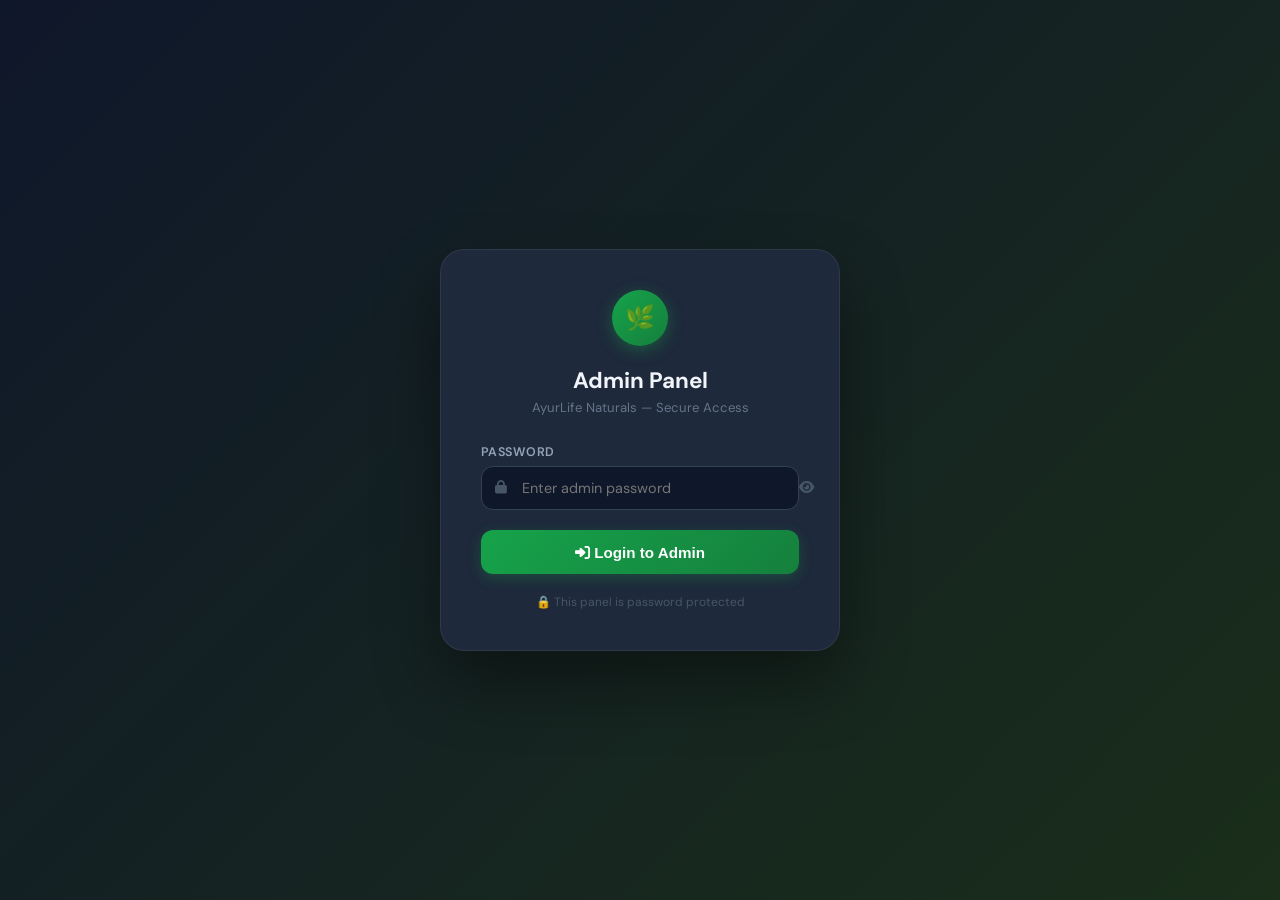
<file: admin.html>
<!DOCTYPE html>
<html lang="en">
<head>
  <meta charset="UTF-8" />
  <meta name="viewport" content="width=device-width, initial-scale=1.0" />
  <title>Admin Panel – AyurLife Naturals</title>
  <link href="https://fonts.googleapis.com/css2?family=DM+Sans:wght@300;400;500;600;700&display=swap" rel="stylesheet" />
  <link rel="stylesheet" href="https://cdnjs.cloudflare.com/ajax/libs/font-awesome/6.5.0/css/all.min.css" />
  <style>
    /* ── Reset ── */
    *, *::before, *::after { box-sizing: border-box; margin: 0; padding: 0; }
    html { scroll-behavior: smooth; }
    body { font-family: 'DM Sans', sans-serif; background: #0f172a; color: #e2e8f0; min-height: 100vh; }
    a    { text-decoration: none; color: inherit; }
    ::-webkit-scrollbar { width: 6px; }
    ::-webkit-scrollbar-track { background: #1e293b; }
    ::-webkit-scrollbar-thumb { background: #16a34a; border-radius: 4px; }

    /* ══════════════════════════════
       LOGIN SCREEN
    ══════════════════════════════ */
    #login-screen {
      position: fixed; inset: 0; z-index: 9999;
      background: linear-gradient(135deg, #0f172a 0%, #1a2e1a 100%);
      display: flex; align-items: center; justify-content: center; padding: 1.5rem;
    }
    #login-screen.hidden { display: none; }

    .login-card {
      background: #1e293b;
      border: 1px solid rgba(255,255,255,.07);
      border-radius: 1.5rem;
      padding: 2.5rem;
      width: 100%; max-width: 400px;
      box-shadow: 0 32px 64px rgba(0,0,0,.4);
    }
    .login-logo {
      width: 56px; height: 56px; border-radius: 50%;
      background: linear-gradient(135deg, #16a34a, #15803d);
      display: flex; align-items: center; justify-content: center;
      font-size: 1.5rem; margin: 0 auto 1.25rem;
      box-shadow: 0 4px 16px rgba(22,163,74,.4);
    }
    .login-title { text-align: center; font-size: 1.4rem; font-weight: 700; color: #f1f5f9; margin-bottom: .25rem; }
    .login-sub   { text-align: center; font-size: .82rem; color: #64748b; margin-bottom: 1.75rem; }

    .inp-group { margin-bottom: 1rem; }
    .inp-label { display: block; font-size: .78rem; font-weight: 600; color: #94a3b8; margin-bottom: .4rem; letter-spacing: .04em; text-transform: uppercase; }
    .inp-wrap  { position: relative; }
    .inp-wrap i { position: absolute; left: .9rem; top: 50%; transform: translateY(-50%); color: #475569; font-size: .85rem; }
    .inp {
      width: 100%; padding: .75rem 1rem .75rem 2.5rem;
      background: #0f172a; border: 1.5px solid #334155;
      border-radius: .75rem; color: #e2e8f0; font-size: .9rem;
      font-family: 'DM Sans', sans-serif;
      transition: border-color .2s, box-shadow .2s; outline: none;
    }
    .inp:focus { border-color: #16a34a; box-shadow: 0 0 0 3px rgba(22,163,74,.15); }
    .inp.error { border-color: #ef4444; }

    .toggle-pw {
      position: absolute; right: .9rem; top: 50%; transform: translateY(-50%);
      background: none; border: none; color: #475569; cursor: pointer; font-size: .85rem;
      transition: color .2s;
    }
    .toggle-pw:hover { color: #94a3b8; }

    .btn-login {
      width: 100%; padding: .85rem; border-radius: .75rem; border: none;
      background: linear-gradient(135deg, #16a34a, #15803d);
      color: #fff; font-size: .95rem; font-weight: 700;
      cursor: pointer; transition: all .25s; margin-top: .25rem;
      box-shadow: 0 4px 14px rgba(22,163,74,.3);
    }
    .btn-login:hover { transform: translateY(-2px); box-shadow: 0 8px 24px rgba(22,163,74,.4); }
    .btn-login:active { transform: translateY(0); }

    .login-error {
      background: rgba(239,68,68,.1); border: 1px solid rgba(239,68,68,.3);
      color: #fca5a5; border-radius: .6rem;
      padding: .6rem .9rem; font-size: .82rem; margin-top: .75rem;
      text-align: center; display: none;
    }
    .login-error.show { display: block; }

    /* ══════════════════════════════
       MAIN ADMIN LAYOUT
    ══════════════════════════════ */
    #admin-app { display: none; }
    #admin-app.visible { display: flex; min-height: 100vh; }

    /* Sidebar */
    .sidebar {
      width: 240px; flex-shrink: 0;
      background: #1e293b;
      border-right: 1px solid rgba(255,255,255,.06);
      display: flex; flex-direction: column;
      position: fixed; top: 0; left: 0; height: 100vh;
      z-index: 100; transition: transform .3s;
    }
    .sidebar-logo {
      padding: 1.5rem;
      border-bottom: 1px solid rgba(255,255,255,.06);
      display: flex; align-items: center; gap: .75rem;
    }
    .sidebar-logo .logo-icon {
      width: 36px; height: 36px; border-radius: 10px;
      background: linear-gradient(135deg, #16a34a, #15803d);
      display: flex; align-items: center; justify-content: center; font-size: 1rem;
    }
    .sidebar-logo .logo-text { font-weight: 700; font-size: .95rem; color: #f1f5f9; line-height: 1.2; }
    .sidebar-logo .logo-sub  { font-size: .68rem; color: #64748b; }

    .sidebar-nav { flex: 1; padding: 1rem .75rem; overflow-y: auto; }
    .nav-section { margin-bottom: 1.5rem; }
    .nav-section-title { font-size: .65rem; font-weight: 700; color: #475569; letter-spacing: .1em; text-transform: uppercase; padding: 0 .75rem; margin-bottom: .5rem; }

    .nav-item {
      display: flex; align-items: center; gap: .75rem;
      padding: .6rem .75rem; border-radius: .6rem; cursor: pointer;
      color: #94a3b8; font-size: .88rem; font-weight: 500;
      transition: background .2s, color .2s;
      border: none; background: none; width: 100%; text-align: left;
    }
    .nav-item:hover { background: rgba(255,255,255,.05); color: #e2e8f0; }
    .nav-item.active { background: rgba(22,163,74,.15); color: #4ade80; }
    .nav-item i { width: 16px; text-align: center; font-size: .85rem; }

    .sidebar-footer {
      padding: 1rem .75rem;
      border-top: 1px solid rgba(255,255,255,.06);
    }
    .logout-btn {
      display: flex; align-items: center; gap: .75rem;
      padding: .6rem .75rem; border-radius: .6rem; cursor: pointer;
      color: #f87171; font-size: .88rem; font-weight: 500;
      transition: background .2s; border: none; background: none; width: 100%;
    }
    .logout-btn:hover { background: rgba(239,68,68,.1); }

    /* Main content */
    .main-content { margin-left: 240px; flex: 1; padding: 2rem; min-height: 100vh; }

    /* Top bar */
    .topbar {
      display: flex; align-items: center; justify-content: space-between;
      margin-bottom: 2rem;
    }
    .topbar-title { font-size: 1.4rem; font-weight: 700; color: #f1f5f9; }
    .topbar-sub   { font-size: .82rem; color: #64748b; margin-top: .15rem; }
    .topbar-right { display: flex; align-items: center; gap: .75rem; }

    .badge-live {
      display: flex; align-items: center; gap: .4rem;
      background: rgba(22,163,74,.15); color: #4ade80;
      border: 1px solid rgba(22,163,74,.3);
      padding: .35rem .85rem; border-radius: 50px; font-size: .75rem; font-weight: 600;
    }
    .badge-live .dot { width: 6px; height: 6px; border-radius: 50%; background: #4ade80; animation: pulse 2s infinite; }
    @keyframes pulse { 0%,100%{opacity:1} 50%{opacity:.4} }

    /* Pages (tabs) */
    .page { display: none; }
    .page.active { display: block; }

    /* ══════════════════════════════
       CARDS
    ══════════════════════════════ */
    .card {
      background: #1e293b; border: 1px solid rgba(255,255,255,.06);
      border-radius: 1rem; padding: 1.5rem; margin-bottom: 1.5rem;
    }
    .card-title {
      font-size: 1rem; font-weight: 700; color: #f1f5f9;
      margin-bottom: 1.25rem; display: flex; align-items: center; gap: .5rem;
    }
    .card-title i { color: #4ade80; }

    /* Form elements */
    .form-grid { display: grid; grid-template-columns: 1fr 1fr; gap: 1rem; }
    .form-grid.col3 { grid-template-columns: 1fr 1fr 1fr; }
    .form-full { grid-column: 1 / -1; }

    .f-group { display: flex; flex-direction: column; gap: .35rem; }
    .f-label { font-size: .75rem; font-weight: 600; color: #94a3b8; text-transform: uppercase; letter-spacing: .04em; }
    .f-input {
      padding: .65rem .9rem; background: #0f172a; border: 1.5px solid #334155;
      border-radius: .6rem; color: #e2e8f0; font-size: .88rem;
      font-family: 'DM Sans', sans-serif; outline: none; transition: border-color .2s, box-shadow .2s;
      width: 100%;
    }
    .f-input:focus { border-color: #16a34a; box-shadow: 0 0 0 3px rgba(22,163,74,.12); }
    .f-input.textarea { min-height: 90px; resize: vertical; }
    .f-hint { font-size: .72rem; color: #475569; }

    /* Buttons */
    .btn {
      display: inline-flex; align-items: center; gap: .5rem;
      padding: .65rem 1.25rem; border-radius: .6rem; border: none;
      font-size: .85rem; font-weight: 600; cursor: pointer;
      transition: all .2s; font-family: 'DM Sans', sans-serif;
    }
    .btn-green  { background: #16a34a; color: #fff; box-shadow: 0 3px 10px rgba(22,163,74,.3); }
    .btn-green:hover  { background: #15803d; transform: translateY(-1px); }
    .btn-blue   { background: #2563eb; color: #fff; }
    .btn-blue:hover   { background: #1d4ed8; }
    .btn-red    { background: rgba(239,68,68,.15); color: #f87171; border: 1px solid rgba(239,68,68,.2); }
    .btn-red:hover    { background: rgba(239,68,68,.25); }
    .btn-ghost  { background: rgba(255,255,255,.05); color: #94a3b8; border: 1px solid rgba(255,255,255,.1); }
    .btn-ghost:hover  { background: rgba(255,255,255,.1); color: #e2e8f0; }
    .btn-sm     { padding: .45rem .9rem; font-size: .78rem; }

    /* Alert / toast */
    .toast {
      position: fixed; bottom: 1.5rem; right: 1.5rem; z-index: 9999;
      background: #1e293b; border: 1px solid rgba(22,163,74,.3);
      border-left: 4px solid #16a34a;
      color: #4ade80; padding: .85rem 1.25rem; border-radius: .75rem;
      font-size: .85rem; font-weight: 600; box-shadow: 0 8px 24px rgba(0,0,0,.3);
      display: flex; align-items: center; gap: .5rem;
      transform: translateY(100px); opacity: 0;
      transition: all .35s cubic-bezier(.34,1.56,.64,1);
    }
    .toast.show { transform: translateY(0); opacity: 1; }
    .toast.error { border-left-color: #ef4444; color: #f87171; border-color: rgba(239,68,68,.3); }

    /* ══════════════════════════════
       STATS ROW
    ══════════════════════════════ */
    .stats-row { display: grid; grid-template-columns: repeat(4, 1fr); gap: 1rem; margin-bottom: 1.5rem; }
    .stat-card {
      background: #1e293b; border: 1px solid rgba(255,255,255,.06);
      border-radius: .875rem; padding: 1.25rem;
    }
    .stat-icon { width: 36px; height: 36px; border-radius: .5rem; display: flex; align-items: center; justify-content: center; font-size: .9rem; margin-bottom: .75rem; }
    .stat-val  { font-size: 1.6rem; font-weight: 700; color: #f1f5f9; }
    .stat-lbl  { font-size: .75rem; color: #64748b; margin-top: .15rem; }

    /* ══════════════════════════════
       PRODUCT TABLE
    ══════════════════════════════ */
    .table-wrap { overflow-x: auto; border-radius: .75rem; }
    table { width: 100%; border-collapse: collapse; font-size: .85rem; }
    thead tr { background: #0f172a; }
    th { padding: .75rem 1rem; text-align: left; font-size: .7rem; font-weight: 700; color: #64748b; text-transform: uppercase; letter-spacing: .06em; white-space: nowrap; }
    td { padding: .85rem 1rem; border-top: 1px solid rgba(255,255,255,.04); color: #cbd5e1; }
    tr:hover td { background: rgba(255,255,255,.02); }

    .emoji-cell { font-size: 1.4rem; }
    .badge-cat {
      display: inline-block; padding: .2rem .6rem; border-radius: 50px;
      font-size: .68rem; font-weight: 600; text-transform: uppercase; letter-spacing: .04em;
    }
    .cat-immunity { background: rgba(22,163,74,.15); color: #4ade80; }
    .cat-skin     { background: rgba(249,168,212,.15); color: #f9a8d4; }
    .cat-hair     { background: rgba(139,92,246,.15); color: #c4b5fd; }
    .cat-tea      { background: rgba(251,191,36,.15); color: #fbbf24; }
    .cat-digestive{ background: rgba(34,211,238,.15); color: #22d3ee; }
    .cat-oils     { background: rgba(251,146,60,.15); color: #fb923c; }

    .product-name-cell { font-weight: 600; color: #f1f5f9; max-width: 180px; }

    /* ══════════════════════════════
       PRODUCT FORM (add/edit)
    ══════════════════════════════ */
    .form-overlay {
      position: fixed; inset: 0; z-index: 500;
      background: rgba(0,0,0,.7); backdrop-filter: blur(4px);
      display: none; align-items: center; justify-content: center; padding: 1rem;
    }
    .form-overlay.open { display: flex; }
    .form-panel {
      background: #1e293b; border: 1px solid rgba(255,255,255,.08);
      border-radius: 1.25rem; width: 100%; max-width: 680px;
      max-height: 90vh; overflow-y: auto;
      box-shadow: 0 32px 64px rgba(0,0,0,.5);
      animation: slideUp .3s ease;
    }
    @keyframes slideUp { from{opacity:0;transform:translateY(30px)} to{opacity:1;transform:translateY(0)} }
    .form-panel-header {
      display: flex; align-items: center; justify-content: space-between;
      padding: 1.25rem 1.5rem; border-bottom: 1px solid rgba(255,255,255,.06);
    }
    .form-panel-title { font-size: 1rem; font-weight: 700; color: #f1f5f9; }
    .form-panel-body  { padding: 1.5rem; }
    .close-panel-btn {
      width: 32px; height: 32px; border-radius: 50%; background: rgba(255,255,255,.05);
      border: none; color: #94a3b8; cursor: pointer; font-size: .85rem;
      display: flex; align-items: center; justify-content: center; transition: background .2s;
    }
    .close-panel-btn:hover { background: rgba(239,68,68,.15); color: #f87171; }

    /* Array inputs (ingredients/benefits) */
    .array-list { display: flex; flex-direction: column; gap: .4rem; margin-bottom: .5rem; }
    .array-item {
      display: flex; align-items: center; gap: .5rem;
    }
    .array-item .f-input { flex: 1; }
    .btn-remove-item {
      width: 28px; height: 28px; flex-shrink: 0;
      border-radius: 50%; background: rgba(239,68,68,.1); border: none;
      color: #f87171; cursor: pointer; font-size: .75rem;
      display: flex; align-items: center; justify-content: center; transition: background .2s;
    }
    .btn-remove-item:hover { background: rgba(239,68,68,.25); }
    .btn-add-item {
      display: inline-flex; align-items: center; gap: .4rem;
      font-size: .75rem; color: #4ade80; background: rgba(22,163,74,.1);
      border: 1px dashed rgba(22,163,74,.3); border-radius: .5rem;
      padding: .35rem .75rem; cursor: pointer; transition: all .2s;
    }
    .btn-add-item:hover { background: rgba(22,163,74,.2); }

    /* ══════════════════════════════
       CONFIRM DIALOG
    ══════════════════════════════ */
    .confirm-overlay {
      position: fixed; inset: 0; z-index: 600;
      background: rgba(0,0,0,.7); display: none;
      align-items: center; justify-content: center; padding: 1rem;
    }
    .confirm-overlay.open { display: flex; }
    .confirm-box {
      background: #1e293b; border: 1px solid rgba(255,255,255,.08);
      border-radius: 1rem; padding: 2rem; max-width: 340px; width: 100%;
      text-align: center; box-shadow: 0 16px 48px rgba(0,0,0,.4);
    }
    .confirm-icon { font-size: 2.5rem; margin-bottom: 1rem; }
    .confirm-title { font-weight: 700; color: #f1f5f9; margin-bottom: .5rem; }
    .confirm-msg   { font-size: .85rem; color: #94a3b8; margin-bottom: 1.5rem; }
    .confirm-btns  { display: flex; gap: .75rem; justify-content: center; }

    /* ══════════════════════════════
       MOBILE SIDEBAR TOGGLE
    ══════════════════════════════ */
    .mobile-menu-btn {
      display: none; position: fixed; top: 1rem; left: 1rem; z-index: 200;
      width: 40px; height: 40px; border-radius: .5rem; background: #1e293b;
      border: 1px solid rgba(255,255,255,.1); color: #e2e8f0;
      cursor: pointer; align-items: center; justify-content: center;
    }
    .sidebar-overlay {
      display: none; position: fixed; inset: 0; background: rgba(0,0,0,.5); z-index: 99;
    }

    @media (max-width: 900px) {
      .sidebar { transform: translateX(-100%); }
      .sidebar.open { transform: translateX(0); }
      .main-content { margin-left: 0; padding: 1rem; padding-top: 4rem; }
      .mobile-menu-btn { display: flex; }
      .sidebar-overlay.open { display: block; }
      .stats-row { grid-template-columns: 1fr 1fr; }
      .form-grid { grid-template-columns: 1fr; }
      .form-grid.col3 { grid-template-columns: 1fr; }
    }
    @media (max-width: 560px) {
      .stats-row { grid-template-columns: 1fr; }
    }

    /* ══════════════════════════════
       MISC
    ══════════════════════════════ */
    .section-divider {
      height: 1px; background: rgba(255,255,255,.06); margin: 1.5rem 0;
    }
    .preview-link {
      display: inline-flex; align-items: center; gap: .4rem;
      color: #4ade80; font-size: .8rem; font-weight: 600;
      padding: .4rem .85rem; border-radius: 50px;
      background: rgba(22,163,74,.1); border: 1px solid rgba(22,163,74,.2);
      transition: all .2s;
    }
    .preview-link:hover { background: rgba(22,163,74,.2); }

    .color-preview {
      width: 28px; height: 28px; border-radius: .4rem; border: 2px solid rgba(255,255,255,.1);
      display: inline-block; vertical-align: middle; margin-left: .5rem;
    }

    .pw-strength { height: 4px; border-radius: 2px; margin-top: .4rem; transition: all .3s; }
    .pw-weak   { width: 33%; background: #ef4444; }
    .pw-medium { width: 66%; background: #f59e0b; }
    .pw-strong { width: 100%; background: #22c55e; }
  </style>
</head>
<body>

<!-- ══════════════════════════════════════════
     LOGIN SCREEN
══════════════════════════════════════════ -->
<div id="login-screen">
  <div class="login-card">
    <div class="login-logo">🌿</div>
    <div class="login-title">Admin Panel</div>
    <div class="login-sub">AyurLife Naturals — Secure Access</div>

    <div class="inp-group">
      <label class="inp-label">Password</label>
      <div class="inp-wrap">
        <i class="fa-solid fa-lock"></i>
        <input type="password" id="login-pw" class="inp" placeholder="Enter admin password"
               style="padding-right: 2.5rem" autocomplete="current-password" />
        <button class="toggle-pw" onclick="togglePw('login-pw', this)" tabindex="-1">
          <i class="fa-solid fa-eye"></i>
        </button>
      </div>
    </div>

    <button class="btn-login" onclick="doLogin()">
      <i class="fa-solid fa-right-to-bracket"></i> Login to Admin
    </button>
    <div class="login-error" id="login-error">❌ Wrong password. Try again.</div>

    <div style="text-align:center; margin-top:1.25rem; font-size:.75rem; color:#475569;">
      🔒 This panel is password protected
    </div>
  </div>
</div>

<!-- ══════════════════════════════════════════
     MOBILE MENU BUTTON
══════════════════════════════════════════ -->
<button class="mobile-menu-btn" onclick="toggleSidebar()" id="mobile-menu-btn">
  <i class="fa-solid fa-bars"></i>
</button>
<div class="sidebar-overlay" id="sidebar-overlay" onclick="toggleSidebar()"></div>

<!-- ══════════════════════════════════════════
     MAIN ADMIN APP
══════════════════════════════════════════ -->
<div id="admin-app">

  <!-- SIDEBAR -->
  <aside class="sidebar" id="sidebar">
    <div class="sidebar-logo">
      <div class="logo-icon">🌿</div>
      <div>
        <div class="logo-text" id="sb-site-name">AyurLife Naturals</div>
        <div class="logo-sub">Admin Panel</div>
      </div>
    </div>

    <nav class="sidebar-nav">
      <div class="nav-section">
        <div class="nav-section-title">Overview</div>
        <button class="nav-item active" onclick="showPage('dashboard', this)">
          <i class="fa-solid fa-gauge"></i> Dashboard
        </button>
      </div>
      <div class="nav-section">
        <div class="nav-section-title">Content</div>
        <button class="nav-item" onclick="showPage('products', this)">
          <i class="fa-solid fa-box-open"></i> Products
        </button>
        <button class="nav-item" onclick="showPage('site-settings', this)">
          <i class="fa-solid fa-sliders"></i> Site Settings
        </button>
      </div>
      <div class="nav-section">
        <div class="nav-section-title">Account</div>
        <button class="nav-item" onclick="showPage('change-password', this)">
          <i class="fa-solid fa-key"></i> Change Password
        </button>
      </div>
    </nav>

    <div class="sidebar-footer">
      <a class="preview-link" href="index.html" target="_blank">
        <i class="fa-solid fa-arrow-up-right-from-square"></i> View Live Site
      </a>
      <button class="logout-btn" onclick="doLogout()" style="margin-top:.75rem;">
        <i class="fa-solid fa-right-from-bracket"></i> Logout
      </button>
    </div>
  </aside>

  <!-- MAIN CONTENT -->
  <main class="main-content">

    <!-- ── DASHBOARD ── -->
    <div class="page active" id="page-dashboard">
      <div class="topbar">
        <div>
          <div class="topbar-title">Dashboard</div>
          <div class="topbar-sub">Welcome back, Admin 👋</div>
        </div>
        <div class="topbar-right">
          <div class="badge-live"><div class="dot"></div> Site Live</div>
        </div>
      </div>

      <div class="stats-row">
        <div class="stat-card">
          <div class="stat-icon" style="background:rgba(22,163,74,.15); color:#4ade80"><i class="fa-solid fa-box-open"></i></div>
          <div class="stat-val" id="stat-products">0</div>
          <div class="stat-lbl">Total Products</div>
        </div>
        <div class="stat-card">
          <div class="stat-icon" style="background:rgba(37,99,235,.15); color:#60a5fa"><i class="fa-solid fa-tag"></i></div>
          <div class="stat-val" id="stat-categories">6</div>
          <div class="stat-lbl">Categories</div>
        </div>
        <div class="stat-card">
          <div class="stat-icon" style="background:rgba(251,191,36,.15); color:#fbbf24"><i class="fa-brands fa-whatsapp"></i></div>
          <div class="stat-val" id="stat-wa">–</div>
          <div class="stat-lbl">WhatsApp No.</div>
        </div>
        <div class="stat-card">
          <div class="stat-icon" style="background:rgba(167,139,250,.15); color:#c4b5fd"><i class="fa-solid fa-globe"></i></div>
          <div class="stat-val" id="stat-sitename">–</div>
          <div class="stat-lbl">Site Name</div>
        </div>
      </div>

      <div class="card">
        <div class="card-title"><i class="fa-solid fa-bolt"></i> Quick Actions</div>
        <div style="display:flex; flex-wrap:wrap; gap:.75rem;">
          <button class="btn btn-green" onclick="showPage('products', document.querySelector('[onclick*=products]'))">
            <i class="fa-solid fa-plus"></i> Add Product
          </button>
          <button class="btn btn-ghost" onclick="showPage('site-settings', document.querySelector('[onclick*=site-settings]'))">
            <i class="fa-solid fa-sliders"></i> Edit Site Settings
          </button>
          <a class="btn btn-ghost" href="index.html" target="_blank">
            <i class="fa-solid fa-eye"></i> Preview Website
          </a>
        </div>
      </div>

      <div class="card">
        <div class="card-title"><i class="fa-solid fa-circle-info"></i> How This Works</div>
        <div style="font-size:.85rem; color:#94a3b8; line-height:1.8;">
          <p>✅ <strong style="color:#e2e8f0;">All changes are saved in your browser</strong> (localStorage) and applied live to the website.</p>
          <p style="margin-top:.5rem;">✅ <strong style="color:#e2e8f0;">Products</strong> — Add, edit, delete products. Changes show immediately on the main site.</p>
          <p style="margin-top:.5rem;">✅ <strong style="color:#e2e8f0;">Site Settings</strong> — Change site name, logo, WhatsApp number, address, colors.</p>
          <p style="margin-top:.5rem;">✅ <strong style="color:#e2e8f0;">Password</strong> — Change your admin password anytime.</p>
        </div>
      </div>
    </div>

    <!-- ── PRODUCTS PAGE ── -->
    <div class="page" id="page-products">
      <div class="topbar">
        <div>
          <div class="topbar-title">Products</div>
          <div class="topbar-sub">Manage your product catalogue</div>
        </div>
        <button class="btn btn-green" onclick="openProductForm()">
          <i class="fa-solid fa-plus"></i> Add Product
        </button>
      </div>

      <div class="card" style="padding:0; overflow:hidden;">
        <div style="padding:1rem 1.25rem; border-bottom:1px solid rgba(255,255,255,.06); display:flex; align-items:center; justify-content:space-between; flex-wrap:wrap; gap:.75rem;">
          <div style="display:flex; align-items:center; gap:.75rem;">
            <div style="position:relative;">
              <i class="fa-solid fa-magnifying-glass" style="position:absolute;left:.75rem;top:50%;transform:translateY(-50%);color:#475569;font-size:.8rem;"></i>
              <input type="text" id="product-search" placeholder="Search products…"
                style="padding:.55rem .85rem .55rem 2.1rem; background:#0f172a; border:1.5px solid #334155; border-radius:.6rem; color:#e2e8f0; font-size:.82rem; outline:none; width:220px;"
                oninput="renderProductTable()" />
            </div>
            <select id="cat-filter"
              style="padding:.55rem .85rem; background:#0f172a; border:1.5px solid #334155; border-radius:.6rem; color:#e2e8f0; font-size:.82rem; outline:none;"
              onchange="renderProductTable()">
              <option value="">All Categories</option>
              <option value="immunity">Immunity</option>
              <option value="tea">Herbal Teas</option>
              <option value="skin">Skin Care</option>
              <option value="hair">Hair Care</option>
              <option value="digestive">Digestive</option>
              <option value="oils">Oils</option>
            </select>
          </div>
          <span id="product-count" style="font-size:.8rem; color:#64748b;"></span>
        </div>
        <div class="table-wrap">
          <table>
            <thead>
              <tr>
                <th>Icon</th>
                <th>Product Name</th>
                <th>Category</th>
                <th>Price</th>
                <th>MRP</th>
                <th>Rating</th>
                <th>Badge</th>
                <th>Actions</th>
              </tr>
            </thead>
            <tbody id="products-tbody"></tbody>
          </table>
        </div>
      </div>
    </div>

    <!-- ── SITE SETTINGS PAGE ── -->
    <div class="page" id="page-site-settings">
      <div class="topbar">
        <div>
          <div class="topbar-title">Site Settings</div>
          <div class="topbar-sub">Change website name, contact, appearance</div>
        </div>
        <button class="btn btn-green" onclick="saveSiteSettings()">
          <i class="fa-solid fa-floppy-disk"></i> Save All Changes
        </button>
      </div>

      <!-- Brand -->
      <div class="card">
        <div class="card-title"><i class="fa-solid fa-store"></i> Brand Identity</div>
        <div class="form-grid">
          <div class="f-group">
            <label class="f-label">Site / Brand Name</label>
            <input class="f-input" id="cfg-site-name" placeholder="AyurLife Naturals" />
          </div>
          <div class="f-group">
            <label class="f-label">Tagline / Sub-brand</label>
            <input class="f-input" id="cfg-tagline" placeholder="Naturals" />
          </div>
          <div class="f-group form-full">
            <label class="f-label">Hero Headline</label>
            <input class="f-input" id="cfg-hero-title" placeholder="Pure Ayurvedic Wellness" />
          </div>
          <div class="f-group form-full">
            <label class="f-label">Hero Subheadline</label>
            <input class="f-input" id="cfg-hero-sub" placeholder="Ancient wisdom. Modern science. Explore our hand-crafted collection..." />
          </div>
        </div>
      </div>

      <!-- Contact -->
      <div class="card">
        <div class="card-title"><i class="fa-brands fa-whatsapp"></i> Contact Info</div>
        <div class="form-grid">
          <div class="f-group">
            <label class="f-label">WhatsApp Number</label>
            <input class="f-input" id="cfg-whatsapp" placeholder="919999999999" />
            <div class="f-hint">With country code, no + or spaces. India: 91XXXXXXXXXX</div>
          </div>
          <div class="f-group">
            <label class="f-label">Email Address</label>
            <input class="f-input" id="cfg-email" placeholder="hello@yoursite.com" />
          </div>
          <div class="f-group">
            <label class="f-label">Phone (Display)</label>
            <input class="f-input" id="cfg-phone-display" placeholder="+91 99999 99999" />
          </div>
          <div class="f-group">
            <label class="f-label">Business Hours</label>
            <input class="f-input" id="cfg-hours" placeholder="Mon–Sat: 9AM – 8PM IST" />
          </div>
          <div class="f-group form-full">
            <label class="f-label">Address</label>
            <input class="f-input" id="cfg-address" placeholder="Mumbai, Maharashtra, India" />
          </div>
        </div>
      </div>

      <!-- Social -->
      <div class="card">
        <div class="card-title"><i class="fa-solid fa-share-nodes"></i> Social Media Links</div>
        <div class="form-grid">
          <div class="f-group">
            <label class="f-label"><i class="fa-brands fa-instagram" style="color:#e1306c"></i> Instagram URL</label>
            <input class="f-input" id="cfg-instagram" placeholder="https://instagram.com/yourpage" />
          </div>
          <div class="f-group">
            <label class="f-label"><i class="fa-brands fa-facebook" style="color:#1877f2"></i> Facebook URL</label>
            <input class="f-input" id="cfg-facebook" placeholder="https://facebook.com/yourpage" />
          </div>
          <div class="f-group">
            <label class="f-label"><i class="fa-brands fa-youtube" style="color:#ff0000"></i> YouTube URL</label>
            <input class="f-input" id="cfg-youtube" placeholder="https://youtube.com/@yourchannel" />
          </div>
          <div class="f-group">
            <label class="f-label"><i class="fa-brands fa-twitter" style="color:#1da1f2"></i> Twitter/X URL</label>
            <input class="f-input" id="cfg-twitter" placeholder="https://twitter.com/yourhandle" />
          </div>
        </div>
      </div>

      <!-- Colors -->
      <div class="card">
        <div class="card-title"><i class="fa-solid fa-palette"></i> Brand Colors</div>
        <div class="form-grid col3">
          <div class="f-group">
            <label class="f-label">Primary (Forest Green)</label>
            <div style="display:flex; align-items:center; gap:.5rem;">
              <input type="color" id="cfg-color-primary" value="#2d6a4f"
                style="width:44px;height:36px;border:none;border-radius:.4rem;background:none;cursor:pointer;" />
              <input class="f-input" id="cfg-color-primary-hex" placeholder="#2d6a4f" style="flex:1" />
            </div>
          </div>
          <div class="f-group">
            <label class="f-label">Accent (Saffron)</label>
            <div style="display:flex; align-items:center; gap:.5rem;">
              <input type="color" id="cfg-color-accent" value="#e76f00"
                style="width:44px;height:36px;border:none;border-radius:.4rem;background:none;cursor:pointer;" />
              <input class="f-input" id="cfg-color-accent-hex" placeholder="#e76f00" style="flex:1" />
            </div>
          </div>
          <div class="f-group">
            <label class="f-label">Background (Cream)</label>
            <div style="display:flex; align-items:center; gap:.5rem;">
              <input type="color" id="cfg-color-bg" value="#fdf6ec"
                style="width:44px;height:36px;border:none;border-radius:.4rem;background:none;cursor:pointer;" />
              <input class="f-input" id="cfg-color-bg-hex" placeholder="#fdf6ec" style="flex:1" />
            </div>
          </div>
        </div>
        <div class="f-hint" style="margin-top:.75rem;">Color changes will reflect on the live site after saving.</div>
      </div>

      <!-- Footer -->
      <div class="card">
        <div class="card-title"><i class="fa-solid fa-file-lines"></i> Footer Text</div>
        <div class="form-grid">
          <div class="f-group form-full">
            <label class="f-label">Copyright Text</label>
            <input class="f-input" id="cfg-copyright" placeholder="© 2024 AyurLife Naturals. All rights reserved." />
          </div>
          <div class="f-group form-full">
            <label class="f-label">Footer Tagline</label>
            <input class="f-input" id="cfg-footer-tag" placeholder="Made with 🌿 for your wellness" />
          </div>
        </div>
      </div>

      <div style="display:flex; justify-content:flex-end; gap:.75rem;">
        <button class="btn btn-ghost" onclick="loadSiteSettings()">
          <i class="fa-solid fa-rotate-left"></i> Reset
        </button>
        <button class="btn btn-green" onclick="saveSiteSettings()">
          <i class="fa-solid fa-floppy-disk"></i> Save All Changes
        </button>
      </div>
    </div>

    <!-- ── CHANGE PASSWORD PAGE ── -->
    <div class="page" id="page-change-password">
      <div class="topbar">
        <div>
          <div class="topbar-title">Change Password</div>
          <div class="topbar-sub">Update your admin panel password</div>
        </div>
      </div>

      <div class="card" style="max-width:460px;">
        <div class="card-title"><i class="fa-solid fa-key"></i> Update Password</div>
        <div style="display:flex; flex-direction:column; gap:1rem;">
          <div class="f-group">
            <label class="f-label">Current Password</label>
            <div class="inp-wrap">
              <i class="fa-solid fa-lock" style="position:absolute;left:.9rem;top:50%;transform:translateY(-50%);color:#475569;font-size:.8rem;"></i>
              <input type="password" id="pw-current" class="f-input" style="padding-left:2.4rem; padding-right:2.4rem;"
                     placeholder="Enter current password" />
              <button class="toggle-pw" onclick="togglePw('pw-current', this)" tabindex="-1"
                style="right:.75rem; top:50%; transform:translateY(-50%); position:absolute; background:none; border:none; color:#475569; cursor:pointer; font-size:.8rem;">
                <i class="fa-solid fa-eye"></i>
              </button>
            </div>
          </div>
          <div class="f-group">
            <label class="f-label">New Password</label>
            <div style="position:relative;">
              <input type="password" id="pw-new" class="f-input" style="padding-right:2.4rem;"
                     placeholder="Enter new password (min 6 chars)" oninput="checkPwStrength()" />
              <button class="toggle-pw" onclick="togglePw('pw-new', this)" tabindex="-1"
                style="right:.75rem; top:50%; transform:translateY(-50%); position:absolute; background:none; border:none; color:#475569; cursor:pointer; font-size:.8rem;">
                <i class="fa-solid fa-eye"></i>
              </button>
            </div>
            <div class="pw-strength" id="pw-strength-bar"></div>
            <div class="f-hint" id="pw-strength-label">Enter a new password</div>
          </div>
          <div class="f-group">
            <label class="f-label">Confirm New Password</label>
            <input type="password" id="pw-confirm" class="f-input" placeholder="Re-enter new password" />
          </div>
          <button class="btn btn-green" onclick="changePassword()" style="margin-top:.25rem;">
            <i class="fa-solid fa-shield-halved"></i> Update Password
          </button>
          <div id="pw-error" style="font-size:.82rem; color:#f87171; display:none;"></div>
        </div>
      </div>
    </div>

  </main>
</div>

<!-- PRODUCT FORM OVERLAY -->
<div class="form-overlay" id="product-form-overlay">
  <div class="form-panel">
    <div class="form-panel-header">
      <div class="form-panel-title" id="product-form-title">Add New Product</div>
      <button class="close-panel-btn" onclick="closeProductForm()"><i class="fa-solid fa-xmark"></i></button>
    </div>
    <div class="form-panel-body">
      <input type="hidden" id="pf-id" />
      <div class="form-grid">
        <div class="f-group form-full">
          <label class="f-label">Product Name *</label>
          <input class="f-input" id="pf-name" placeholder="e.g. Ashwagandha Gold Capsules" />
        </div>
        <div class="f-group">
          <label class="f-label">Category *</label>
          <select class="f-input" id="pf-category">
            <option value="">Select category</option>
            <option value="immunity">Immunity Boosters</option>
            <option value="tea">Herbal Teas</option>
            <option value="skin">Skin Care</option>
            <option value="hair">Hair Care</option>
            <option value="digestive">Digestive Health</option>
            <option value="oils">Ayurvedic Oils</option>
          </select>
        </div>
        <div class="f-group">
          <label class="f-label">Emoji Icon</label>
          <input class="f-input" id="pf-emoji" placeholder="🌿" maxlength="4" />
        </div>
        <div class="f-group">
          <label class="f-label">Price (₹) *</label>
          <input class="f-input" type="number" id="pf-price" placeholder="599" min="0" />
        </div>
        <div class="f-group">
          <label class="f-label">MRP (₹) – Original Price</label>
          <input class="f-input" type="number" id="pf-mrp" placeholder="799" min="0" />
        </div>
        <div class="f-group">
          <label class="f-label">Rating (0–5)</label>
          <input class="f-input" type="number" id="pf-rating" placeholder="4.8" min="0" max="5" step="0.1" />
        </div>
        <div class="f-group">
          <label class="f-label">No. of Reviews</label>
          <input class="f-input" type="number" id="pf-reviews" placeholder="342" min="0" />
        </div>
        <div class="f-group">
          <label class="f-label">Badge (optional)</label>
          <input class="f-input" id="pf-badge" placeholder="Bestseller / New / Premium" />
        </div>
        <div class="f-group form-full">
          <label class="f-label">Short Description *</label>
          <input class="f-input" id="pf-desc" placeholder="One-line product description shown on card" />
        </div>
        <div class="f-group form-full">
          <label class="f-label">Full Description (for modal)</label>
          <textarea class="f-input textarea" id="pf-fulldesc" placeholder="Detailed description shown when user clicks 'View Details'"></textarea>
        </div>
        <div class="f-group form-full">
          <label class="f-label">How to Use</label>
          <textarea class="f-input textarea" id="pf-usage" placeholder="Take 1 capsule daily with warm milk..." style="min-height:70px;"></textarea>
        </div>

        <!-- Ingredients -->
        <div class="f-group form-full">
          <label class="f-label">Key Ingredients</label>
          <div class="array-list" id="ingredients-list"></div>
          <button class="btn-add-item" onclick="addArrayItem('ingredients-list')">
            <i class="fa-solid fa-plus"></i> Add Ingredient
          </button>
        </div>

        <!-- Benefits -->
        <div class="f-group form-full">
          <label class="f-label">Benefits</label>
          <div class="array-list" id="benefits-list"></div>
          <button class="btn-add-item" onclick="addArrayItem('benefits-list')">
            <i class="fa-solid fa-plus"></i> Add Benefit
          </button>
        </div>

        <div class="f-group form-full">
          <label class="f-label">Product Image URL (optional)</label>
          <input class="f-input" id="pf-image" placeholder="https://... (leave empty to use emoji)" />
          <div class="f-hint">Use a direct image URL from Google Drive, Imgur, or any image host.</div>
        </div>
      </div>

      <div style="display:flex; gap:.75rem; margin-top:1.5rem; justify-content:flex-end;">
        <button class="btn btn-ghost" onclick="closeProductForm()">Cancel</button>
        <button class="btn btn-green" onclick="saveProduct()">
          <i class="fa-solid fa-floppy-disk"></i> Save Product
        </button>
      </div>
    </div>
  </div>
</div>

<!-- CONFIRM DELETE DIALOG -->
<div class="confirm-overlay" id="confirm-overlay">
  <div class="confirm-box">
    <div class="confirm-icon">🗑️</div>
    <div class="confirm-title">Delete Product?</div>
    <div class="confirm-msg" id="confirm-msg">This product will be removed permanently.</div>
    <div class="confirm-btns">
      <button class="btn btn-ghost btn-sm" onclick="closeConfirm()">Cancel</button>
      <button class="btn btn-red btn-sm" id="confirm-yes-btn">Delete</button>
    </div>
  </div>
</div>

<!-- TOAST -->
<div class="toast" id="toast"><i class="fa-solid fa-circle-check"></i> <span id="toast-msg"></span></div>

<script>
// ═══════════════════════════════════════════════
// CONSTANTS & STATE
// ═══════════════════════════════════════════════
const DEFAULT_PASSWORD = "Aryan1998";
const ADMIN_PW_KEY     = "ayurlife_admin_pw";
const PRODUCTS_KEY     = "ayurlife_products";
const SETTINGS_KEY     = "ayurlife_settings";

let editingProductId = null;
let confirmCallback  = null;

// ═══════════════════════════════════════════════
// DEFAULT DATA
// ═══════════════════════════════════════════════
const DEFAULT_PRODUCTS = [
  { id:"p1",  name:"Ashwagandha Gold Capsules",    price:599,  mrp:799,  category:"immunity",  description:"Premium KSM-66 Ashwagandha for stress relief, vitality and immune support.", fullDesc:"AyurLife Ashwagandha Gold contains certified organic KSM-66 Ashwagandha root extract — the world's most researched ashwagandha. Clinically proven to reduce cortisol, enhance energy, and strengthen immunity.", ingredients:["KSM-66 Ashwagandha (600mg)","Shilajit extract","Black pepper (BioPerine)","Organic ghee"], benefits:["Reduces stress & anxiety by 44%","Boosts testosterone & vitality","Strengthens immune system","Improves sleep quality","Enhances mental clarity"], usage:"Take 1–2 capsules daily with warm milk after meals.", rating:4.8, reviews:342, emoji:"🌿", badge:"Bestseller" },
  { id:"p2",  name:"Tulsi Giloy Immunity Kadha",   price:349,  mrp:449,  category:"immunity",  description:"Traditional immunity-building kadha with 15 powerful Ayurvedic herbs.", fullDesc:"Our Tulsi Giloy Kadha is slow-simmered for maximum potency using the traditional kadha method.", ingredients:["Tulsi (Holy Basil)","Giloy stem","Mulethi","Ginger","Black pepper","Cinnamon"], benefits:["Strengthens natural immunity","Anti-viral & anti-bacterial","Relieves cold & cough","Detoxifies blood"], usage:"Mix 20ml in warm water and drink twice daily.", rating:4.7, reviews:218, emoji:"🍵", badge:"New" },
  { id:"p3",  name:"Rose Chandan Glow Face Pack",  price:299,  mrp:399,  category:"skin",      description:"Brightening face pack with rose, sandalwood & turmeric.", fullDesc:"A luxurious blend of rose petals, pure sandalwood, Kashmiri saffron and turmeric for a natural glow.", ingredients:["Rose petal powder","Chandan (Sandalwood)","Turmeric","Kashmiri saffron","Multani mitti"], benefits:["Brightens skin tone","Reduces dark spots","Deep cleanses pores","Natural glow"], usage:"Mix with rose water, apply 15 mins, wash. Use 2–3x weekly.", rating:4.9, reviews:412, emoji:"🌸", badge:"Top Rated" },
  { id:"p4",  name:"Bhringraj Hair Growth Oil",    price:399,  mrp:549,  category:"hair",      description:"Potent herbal oil to stop hair fall and promote thick growth.", fullDesc:"Bhringraj, the King of Herbs for hair, with Amla, Brahmi in traditional cold-press formula.", ingredients:["Bhringraj extract","Amla","Brahmi","Methi seeds","Hibiscus","Coconut oil"], benefits:["Stops hair fall","Promotes new growth","Strengthens roots","Prevents greying"], usage:"Apply to scalp, massage 10 mins, leave 1 hour, wash. 2–3x weekly.", rating:4.7, reviews:531, emoji:"💆", badge:"Bestseller" },
  { id:"p5",  name:"Triphala Digestive Churna",    price:199,  mrp:279,  category:"digestive", description:"Classic three-fruit formula for complete digestive health & gut reset.", fullDesc:"Triphala combines Amalaki, Bibhitaki, and Haritaki for a gentle daily detox.", ingredients:["Amalaki (Amla)","Bibhitaki (Bahera)","Haritaki (Harad)"], benefits:["Gentle daily cleanse","Relieves constipation","Improves gut microbiome","Anti-oxidant rich"], usage:"Mix 1 tsp in warm water at bedtime.", rating:4.8, reviews:624, emoji:"🫙", badge:"Classic" },
  { id:"p6",  name:"Tulsi Ginger Masala Chai",    price:249,  mrp:329,  category:"tea",       description:"Aromatic herbal chai with immunity-boosting Tulsi, ginger & spices.", fullDesc:"Classic Indian masala chai reimagined with Ayurvedic wisdom.", ingredients:["Holy Basil (Tulsi)","Ginger","Cardamom","Cinnamon","Black pepper","Assam tea"], benefits:["Boosts immunity","Anti-viral","Soothes sore throat","Improves digestion"], usage:"Boil 1 tsp in 200ml milk, 3–5 minutes. Add honey.", rating:4.9, reviews:445, emoji:"☕", badge:"Bestseller" },
];

const DEFAULT_SETTINGS = {
  siteName:     "AyurLife Naturals",
  tagline:      "Naturals",
  heroTitle:    "Pure Ayurvedic Wellness",
  heroSub:      "Ancient wisdom. Modern science. Explore our hand-crafted collection of Ayurvedic formulas — harvested from nature, trusted for generations.",
  whatsapp:     "919999999999",
  email:        "hello@ayurlifenaturals.com",
  phoneDisplay: "+91 99999 99999",
  hours:        "Mon–Sat: 9AM – 8PM IST",
  address:      "Mumbai, Maharashtra, India",
  instagram:    "#",
  facebook:     "#",
  youtube:      "#",
  twitter:      "#",
  colorPrimary: "#2d6a4f",
  colorAccent:  "#e76f00",
  colorBg:      "#fdf6ec",
  copyright:    "© 2024 AyurLife Naturals. All rights reserved.",
  footerTag:    "Made with 🌿 for your wellness",
};

// ═══════════════════════════════════════════════
// AUTH
// ═══════════════════════════════════════════════
function getStoredPassword() {
  return localStorage.getItem(ADMIN_PW_KEY) || DEFAULT_PASSWORD;
}

function doLogin() {
  const pw  = document.getElementById("login-pw").value;
  const err = document.getElementById("login-error");
  if (pw === getStoredPassword()) {
    document.getElementById("login-screen").classList.add("hidden");
    document.getElementById("admin-app").classList.add("visible");
    err.classList.remove("show");
    initAdmin();
  } else {
    err.classList.add("show");
    document.getElementById("login-pw").classList.add("error");
    document.getElementById("login-pw").value = "";
    document.getElementById("login-pw").focus();
    setTimeout(() => document.getElementById("login-pw").classList.remove("error"), 1500);
  }
}

function doLogout() {
  document.getElementById("admin-app").classList.remove("visible");
  document.getElementById("login-screen").classList.remove("hidden");
  document.getElementById("login-pw").value = "";
}

// Allow Enter key on login
document.getElementById("login-pw").addEventListener("keydown", e => {
  if (e.key === "Enter") doLogin();
});

// ═══════════════════════════════════════════════
// INIT
// ═══════════════════════════════════════════════
function initAdmin() {
  loadSiteSettings();
  renderProductTable();
  updateDashboardStats();
}

// ═══════════════════════════════════════════════
// NAVIGATION
// ═══════════════════════════════════════════════
function showPage(pageId, btn) {
  document.querySelectorAll(".page").forEach(p => p.classList.remove("active"));
  document.querySelectorAll(".nav-item").forEach(n => n.classList.remove("active"));
  document.getElementById("page-" + pageId).classList.add("active");
  if (btn) btn.classList.add("active");
  closeSidebar();
}

function toggleSidebar() {
  const sb = document.getElementById("sidebar");
  const ov = document.getElementById("sidebar-overlay");
  sb.classList.toggle("open");
  ov.classList.toggle("open");
}
function closeSidebar() {
  document.getElementById("sidebar").classList.remove("open");
  document.getElementById("sidebar-overlay").classList.remove("open");
}

// ═══════════════════════════════════════════════
// PRODUCTS – STORAGE
// ═══════════════════════════════════════════════
function getProducts() {
  const raw = localStorage.getItem(PRODUCTS_KEY);
  return raw ? JSON.parse(raw) : DEFAULT_PRODUCTS;
}
function saveProducts(products) {
  localStorage.setItem(PRODUCTS_KEY, JSON.stringify(products));
  updateDashboardStats();
}

// ═══════════════════════════════════════════════
// PRODUCTS – TABLE RENDER
// ═══════════════════════════════════════════════
function renderProductTable() {
  const products  = getProducts();
  const search    = document.getElementById("product-search")?.value.toLowerCase() || "";
  const catFilter = document.getElementById("cat-filter")?.value || "";
  const tbody     = document.getElementById("products-tbody");

  let filtered = products.filter(p => {
    const matchSearch = !search || p.name.toLowerCase().includes(search) || p.description?.toLowerCase().includes(search);
    const matchCat    = !catFilter || p.category === catFilter;
    return matchSearch && matchCat;
  });

  document.getElementById("product-count").textContent = `${filtered.length} of ${products.length} products`;

  if (filtered.length === 0) {
    tbody.innerHTML = `<tr><td colspan="8" style="text-align:center; padding:2rem; color:#475569;">No products found</td></tr>`;
    return;
  }

  tbody.innerHTML = filtered.map(p => `
    <tr>
      <td class="emoji-cell">${p.emoji || "🌿"}</td>
      <td><div class="product-name-cell">${p.name}</div></td>
      <td><span class="badge-cat cat-${p.category}">${p.category}</span></td>
      <td style="color:#4ade80; font-weight:600;">₹${Number(p.price).toLocaleString('en-IN')}</td>
      <td style="color:#64748b; text-decoration:line-through;">₹${p.mrp ? Number(p.mrp).toLocaleString('en-IN') : '—'}</td>
      <td>⭐ ${p.rating || '—'}</td>
      <td style="color:#fbbf24; font-size:.75rem;">${p.badge || '—'}</td>
      <td>
        <div style="display:flex; gap:.4rem;">
          <button class="btn btn-ghost btn-sm" onclick="openProductForm('${p.id}')">
            <i class="fa-solid fa-pen"></i>
          </button>
          <button class="btn btn-red btn-sm" onclick="confirmDelete('${p.id}', '${p.name.replace(/'/g,"\\'")}')">
            <i class="fa-solid fa-trash"></i>
          </button>
        </div>
      </td>
    </tr>
  `).join("");
}

// ═══════════════════════════════════════════════
// PRODUCT FORM – OPEN / CLOSE
// ═══════════════════════════════════════════════
function openProductForm(id = null) {
  editingProductId = id;
  document.getElementById("product-form-title").textContent = id ? "Edit Product" : "Add New Product";
  document.getElementById("product-form-overlay").classList.add("open");

  // Clear form
  ["pf-id","pf-name","pf-desc","pf-fulldesc","pf-usage","pf-emoji","pf-badge","pf-image"].forEach(f => {
    document.getElementById(f).value = "";
  });
  ["pf-price","pf-mrp","pf-rating","pf-reviews"].forEach(f => {
    document.getElementById(f).value = "";
  });
  document.getElementById("pf-category").value = "";
  document.getElementById("ingredients-list").innerHTML = "";
  document.getElementById("benefits-list").innerHTML = "";

  if (id) {
    const p = getProducts().find(x => x.id === id);
    if (!p) return;
    document.getElementById("pf-id").value          = p.id;
    document.getElementById("pf-name").value        = p.name || "";
    document.getElementById("pf-category").value    = p.category || "";
    document.getElementById("pf-emoji").value       = p.emoji || "";
    document.getElementById("pf-price").value       = p.price || "";
    document.getElementById("pf-mrp").value         = p.mrp || "";
    document.getElementById("pf-rating").value      = p.rating || "";
    document.getElementById("pf-reviews").value     = p.reviews || "";
    document.getElementById("pf-badge").value       = p.badge || "";
    document.getElementById("pf-desc").value        = p.description || "";
    document.getElementById("pf-fulldesc").value    = p.fullDesc || "";
    document.getElementById("pf-usage").value       = p.usage || "";
    document.getElementById("pf-image").value       = p.image || "";
    (p.ingredients || []).forEach(v => addArrayItem("ingredients-list", v));
    (p.benefits    || []).forEach(v => addArrayItem("benefits-list",    v));
  } else {
    // Start with 2 empty fields
    addArrayItem("ingredients-list");
    addArrayItem("benefits-list");
  }
}

function closeProductForm() {
  document.getElementById("product-form-overlay").classList.remove("open");
  editingProductId = null;
}

// ═══════════════════════════════════════════════
// PRODUCT FORM – ARRAY ITEMS
// ═══════════════════════════════════════════════
function addArrayItem(listId, value = "") {
  const list = document.getElementById(listId);
  const div  = document.createElement("div");
  div.className = "array-item";
  div.innerHTML = `
    <input class="f-input" placeholder="Enter value…" value="${value}" />
    <button class="btn-remove-item" onclick="this.parentElement.remove()">
      <i class="fa-solid fa-xmark"></i>
    </button>
  `;
  list.appendChild(div);
}

function getArrayValues(listId) {
  return Array.from(document.getElementById(listId).querySelectorAll("input"))
    .map(i => i.value.trim()).filter(Boolean);
}

// ═══════════════════════════════════════════════
// PRODUCT FORM – SAVE
// ═══════════════════════════════════════════════
function saveProduct() {
  const name     = document.getElementById("pf-name").value.trim();
  const category = document.getElementById("pf-category").value;
  const price    = document.getElementById("pf-price").value;
  const desc     = document.getElementById("pf-desc").value.trim();

  if (!name || !category || !price || !desc) {
    showToast("Please fill in all required fields (*)", true);
    return;
  }

  const products = getProducts();
  const product  = {
    id:          editingProductId || ("p" + Date.now()),
    name,
    category,
    emoji:       document.getElementById("pf-emoji").value.trim()    || "🌿",
    price:       Number(price),
    mrp:         Number(document.getElementById("pf-mrp").value)     || null,
    rating:      Number(document.getElementById("pf-rating").value)  || 4.5,
    reviews:     Number(document.getElementById("pf-reviews").value) || 0,
    badge:       document.getElementById("pf-badge").value.trim()    || null,
    description: desc,
    fullDesc:    document.getElementById("pf-fulldesc").value.trim() || desc,
    usage:       document.getElementById("pf-usage").value.trim()    || "",
    image:       document.getElementById("pf-image").value.trim()    || null,
    ingredients: getArrayValues("ingredients-list"),
    benefits:    getArrayValues("benefits-list"),
  };

  if (editingProductId) {
    const idx = products.findIndex(p => p.id === editingProductId);
    if (idx !== -1) products[idx] = product;
  } else {
    products.push(product);
  }

  saveProducts(products);
  renderProductTable();
  closeProductForm();
  showToast(editingProductId ? "✅ Product updated!" : "✅ Product added!");
}

// ═══════════════════════════════════════════════
// DELETE CONFIRM
// ═══════════════════════════════════════════════
function confirmDelete(id, name) {
  document.getElementById("confirm-msg").textContent = `"${name}" will be permanently deleted.`;
  document.getElementById("confirm-overlay").classList.add("open");
  document.getElementById("confirm-yes-btn").onclick = () => {
    deleteProduct(id);
    closeConfirm();
  };
}
function closeConfirm() {
  document.getElementById("confirm-overlay").classList.remove("open");
}
function deleteProduct(id) {
  const products = getProducts().filter(p => p.id !== id);
  saveProducts(products);
  renderProductTable();
  showToast("🗑️ Product deleted.");
}

// ═══════════════════════════════════════════════
// SITE SETTINGS
// ═══════════════════════════════════════════════
function getSettings() {
  const raw = localStorage.getItem(SETTINGS_KEY);
  return raw ? { ...DEFAULT_SETTINGS, ...JSON.parse(raw) } : { ...DEFAULT_SETTINGS };
}

function loadSiteSettings() {
  const s = getSettings();
  document.getElementById("cfg-site-name").value       = s.siteName     || "";
  document.getElementById("cfg-tagline").value         = s.tagline       || "";
  document.getElementById("cfg-hero-title").value      = s.heroTitle     || "";
  document.getElementById("cfg-hero-sub").value        = s.heroSub       || "";
  document.getElementById("cfg-whatsapp").value        = s.whatsapp      || "";
  document.getElementById("cfg-email").value           = s.email         || "";
  document.getElementById("cfg-phone-display").value   = s.phoneDisplay  || "";
  document.getElementById("cfg-hours").value           = s.hours         || "";
  document.getElementById("cfg-address").value         = s.address       || "";
  document.getElementById("cfg-instagram").value       = s.instagram     || "";
  document.getElementById("cfg-facebook").value        = s.facebook      || "";
  document.getElementById("cfg-youtube").value         = s.youtube       || "";
  document.getElementById("cfg-twitter").value         = s.twitter       || "";
  document.getElementById("cfg-color-primary").value   = s.colorPrimary  || "#2d6a4f";
  document.getElementById("cfg-color-primary-hex").value = s.colorPrimary || "#2d6a4f";
  document.getElementById("cfg-color-accent").value    = s.colorAccent   || "#e76f00";
  document.getElementById("cfg-color-accent-hex").value = s.colorAccent  || "#e76f00";
  document.getElementById("cfg-color-bg").value        = s.colorBg       || "#fdf6ec";
  document.getElementById("cfg-color-bg-hex").value    = s.colorBg       || "#fdf6ec";
  document.getElementById("cfg-copyright").value       = s.copyright     || "";
  document.getElementById("cfg-footer-tag").value      = s.footerTag     || "";

  // Update sidebar name
  document.getElementById("sb-site-name").textContent = s.siteName || "AyurLife Naturals";
}

function saveSiteSettings() {
  const s = {
    siteName:     document.getElementById("cfg-site-name").value.trim()     || DEFAULT_SETTINGS.siteName,
    tagline:      document.getElementById("cfg-tagline").value.trim()        || DEFAULT_SETTINGS.tagline,
    heroTitle:    document.getElementById("cfg-hero-title").value.trim()     || DEFAULT_SETTINGS.heroTitle,
    heroSub:      document.getElementById("cfg-hero-sub").value.trim()       || DEFAULT_SETTINGS.heroSub,
    whatsapp:     document.getElementById("cfg-whatsapp").value.trim()       || DEFAULT_SETTINGS.whatsapp,
    email:        document.getElementById("cfg-email").value.trim()          || DEFAULT_SETTINGS.email,
    phoneDisplay: document.getElementById("cfg-phone-display").value.trim()  || DEFAULT_SETTINGS.phoneDisplay,
    hours:        document.getElementById("cfg-hours").value.trim()          || DEFAULT_SETTINGS.hours,
    address:      document.getElementById("cfg-address").value.trim()        || DEFAULT_SETTINGS.address,
    instagram:    document.getElementById("cfg-instagram").value.trim()      || "#",
    facebook:     document.getElementById("cfg-facebook").value.trim()       || "#",
    youtube:      document.getElementById("cfg-youtube").value.trim()        || "#",
    twitter:      document.getElementById("cfg-twitter").value.trim()        || "#",
    colorPrimary: document.getElementById("cfg-color-primary").value         || DEFAULT_SETTINGS.colorPrimary,
    colorAccent:  document.getElementById("cfg-color-accent").value          || DEFAULT_SETTINGS.colorAccent,
    colorBg:      document.getElementById("cfg-color-bg").value              || DEFAULT_SETTINGS.colorBg,
    copyright:    document.getElementById("cfg-copyright").value.trim()      || DEFAULT_SETTINGS.copyright,
    footerTag:    document.getElementById("cfg-footer-tag").value.trim()     || DEFAULT_SETTINGS.footerTag,
  };

  localStorage.setItem(SETTINGS_KEY, JSON.stringify(s));
  document.getElementById("sb-site-name").textContent = s.siteName;
  updateDashboardStats();
  showToast("✅ Site settings saved! Reload main site to see changes.");
}

// Sync color picker ↔ hex input
["primary","accent","bg"].forEach(key => {
  const picker = document.getElementById("cfg-color-" + key);
  const hex    = document.getElementById("cfg-color-" + key + "-hex");
  picker.addEventListener("input", () => hex.value = picker.value);
  hex.addEventListener("input",   () => { if (/^#[0-9a-f]{6}$/i.test(hex.value)) picker.value = hex.value; });
});

// ═══════════════════════════════════════════════
// CHANGE PASSWORD
// ═══════════════════════════════════════════════
function checkPwStrength() {
  const pw  = document.getElementById("pw-new").value;
  const bar = document.getElementById("pw-strength-bar");
  const lbl = document.getElementById("pw-strength-label");
  if (!pw) { bar.className = "pw-strength"; bar.style.width = "0"; lbl.textContent = "Enter a new password"; return; }
  const strong = pw.length >= 8 && /[A-Z]/.test(pw) && /[0-9]/.test(pw);
  const medium = pw.length >= 6;
  if (strong) { bar.className = "pw-strength pw-strong"; lbl.textContent = "💪 Strong password"; }
  else if (medium) { bar.className = "pw-strength pw-medium"; lbl.textContent = "👍 Medium — add numbers or capitals"; }
  else { bar.className = "pw-strength pw-weak"; lbl.textContent = "⚠️ Too short (min 6 characters)"; }
}

function changePassword() {
  const current = document.getElementById("pw-current").value;
  const newPw   = document.getElementById("pw-new").value;
  const confirm = document.getElementById("pw-confirm").value;
  const errEl   = document.getElementById("pw-error");

  errEl.style.display = "none";

  if (current !== getStoredPassword()) {
    errEl.textContent = "❌ Current password is incorrect.";
    errEl.style.display = "block"; return;
  }
  if (newPw.length < 6) {
    errEl.textContent = "❌ New password must be at least 6 characters.";
    errEl.style.display = "block"; return;
  }
  if (newPw !== confirm) {
    errEl.textContent = "❌ New passwords do not match.";
    errEl.style.display = "block"; return;
  }

  localStorage.setItem(ADMIN_PW_KEY, newPw);
  document.getElementById("pw-current").value = "";
  document.getElementById("pw-new").value     = "";
  document.getElementById("pw-confirm").value = "";
  document.getElementById("pw-strength-bar").className = "pw-strength";
  showToast("🔐 Password updated successfully!");
}

// ═══════════════════════════════════════════════
// DASHBOARD STATS
// ═══════════════════════════════════════════════
function updateDashboardStats() {
  const products = getProducts();
  const settings = getSettings();
  document.getElementById("stat-products").textContent = products.length;
  document.getElementById("stat-wa").textContent       = "+" + (settings.whatsapp || "–").replace(/^91/, "91 ").slice(0,12);
  document.getElementById("stat-sitename").textContent = (settings.siteName || "–").split(" ")[0];
}

// ═══════════════════════════════════════════════
// TOAST
// ═══════════════════════════════════════════════
let toastTimer;
function showToast(msg, isError = false) {
  const toast = document.getElementById("toast");
  document.getElementById("toast-msg").textContent = msg;
  toast.className = "toast" + (isError ? " error" : "");
  void toast.offsetWidth;
  toast.classList.add("show");
  clearTimeout(toastTimer);
  toastTimer = setTimeout(() => toast.classList.remove("show"), 3200);
}

// ═══════════════════════════════════════════════
// PASSWORD VISIBILITY TOGGLE
// ═══════════════════════════════════════════════
function togglePw(inputId, btn) {
  const inp = document.getElementById(inputId);
  const icon = btn.querySelector("i");
  if (inp.type === "password") {
    inp.type = "text";
    icon.className = "fa-solid fa-eye-slash";
  } else {
    inp.type = "password";
    icon.className = "fa-solid fa-eye";
  }
}

// Close overlays on background click
document.getElementById("product-form-overlay").addEventListener("click", function(e) {
  if (e.target === this) closeProductForm();
});
document.getElementById("confirm-overlay").addEventListener("click", function(e) {
  if (e.target === this) closeConfirm();
});
</script>
</body>
</html>
</file>
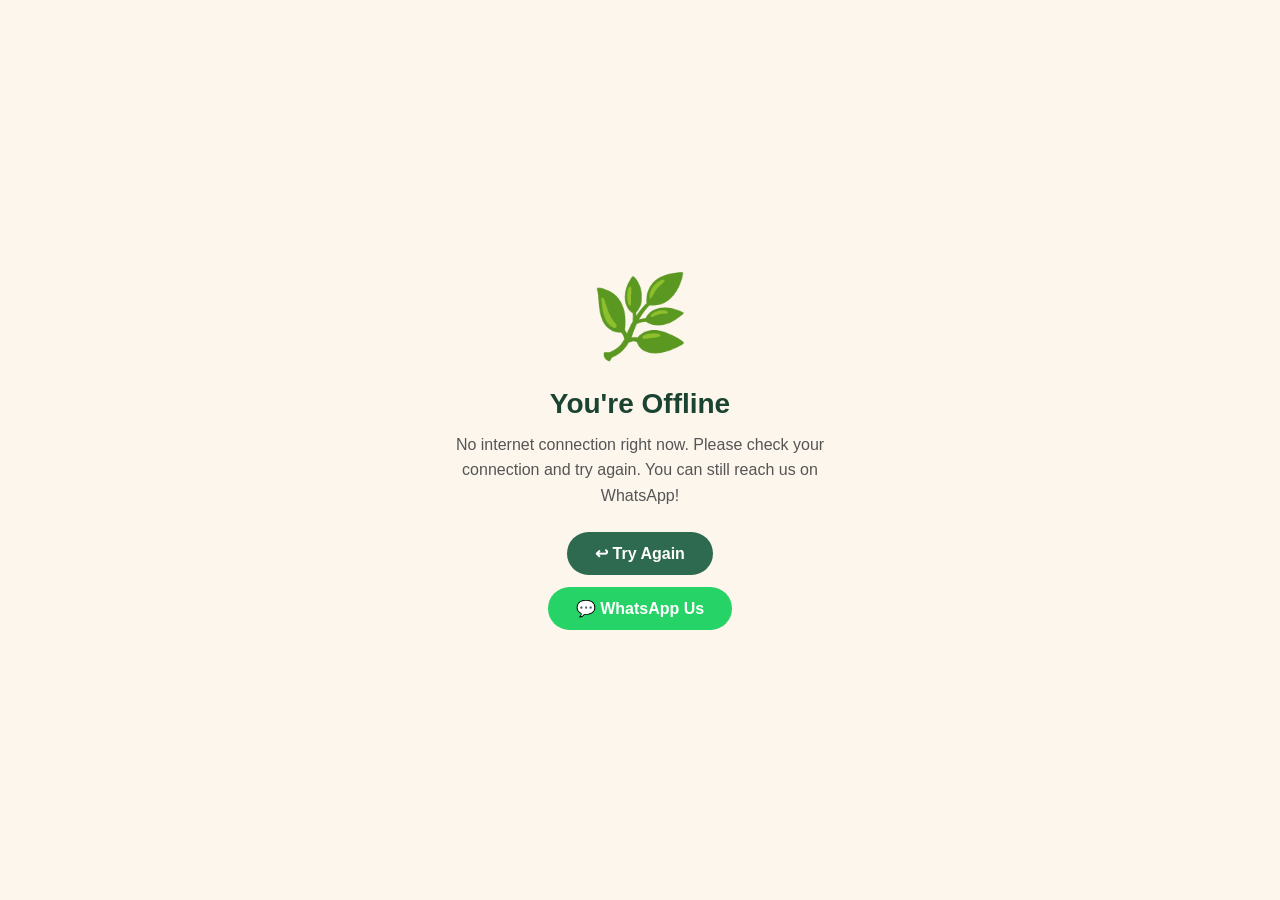
<file: offline.html>
<!DOCTYPE html>
<html lang="en">
<head>
  <meta charset="UTF-8" />
  <meta name="viewport" content="width=device-width, initial-scale=1.0" />
  <title>Offline – AyurLife Naturals</title>
  <style>
    * { box-sizing: border-box; margin: 0; padding: 0; }
    body {
      font-family: 'DM Sans', 'Segoe UI', sans-serif;
      background: #fdf6ec;
      color: #1b4332;
      display: flex;
      align-items: center;
      justify-content: center;
      min-height: 100vh;
      padding: 2rem;
      text-align: center;
    }
    .container { max-width: 400px; }
    .icon { font-size: 5rem; margin-bottom: 1.5rem; }
    h1 { font-size: 1.75rem; font-weight: 700; margin-bottom: .75rem; }
    p  { color: #555; line-height: 1.6; margin-bottom: 1.5rem; }
    a  {
      display: inline-flex; align-items: center; gap: .5rem;
      background: #2d6a4f; color: #fff;
      padding: .75rem 1.75rem; border-radius: 50px;
      font-weight: 600; text-decoration: none;
      transition: background .2s;
    }
    a:hover { background: #1b4332; }
    .wa-btn {
      background: #25d366;
      margin-top: .75rem;
    }
    .wa-btn:hover { background: #128c7e; }
  </style>
</head>
<body>
  <div class="container">
    <div class="icon">🌿</div>
    <h1>You're Offline</h1>
    <p>No internet connection right now. Please check your connection and try again. You can still reach us on WhatsApp!</p>
    <a href="/" onclick="window.location.reload()">↩ Try Again</a>
    <br />
    <a href="https://wa.me/919999999999" target="_blank" class="wa-btn">
      💬 WhatsApp Us
    </a>
  </div>
</body>
</html>
</file>
